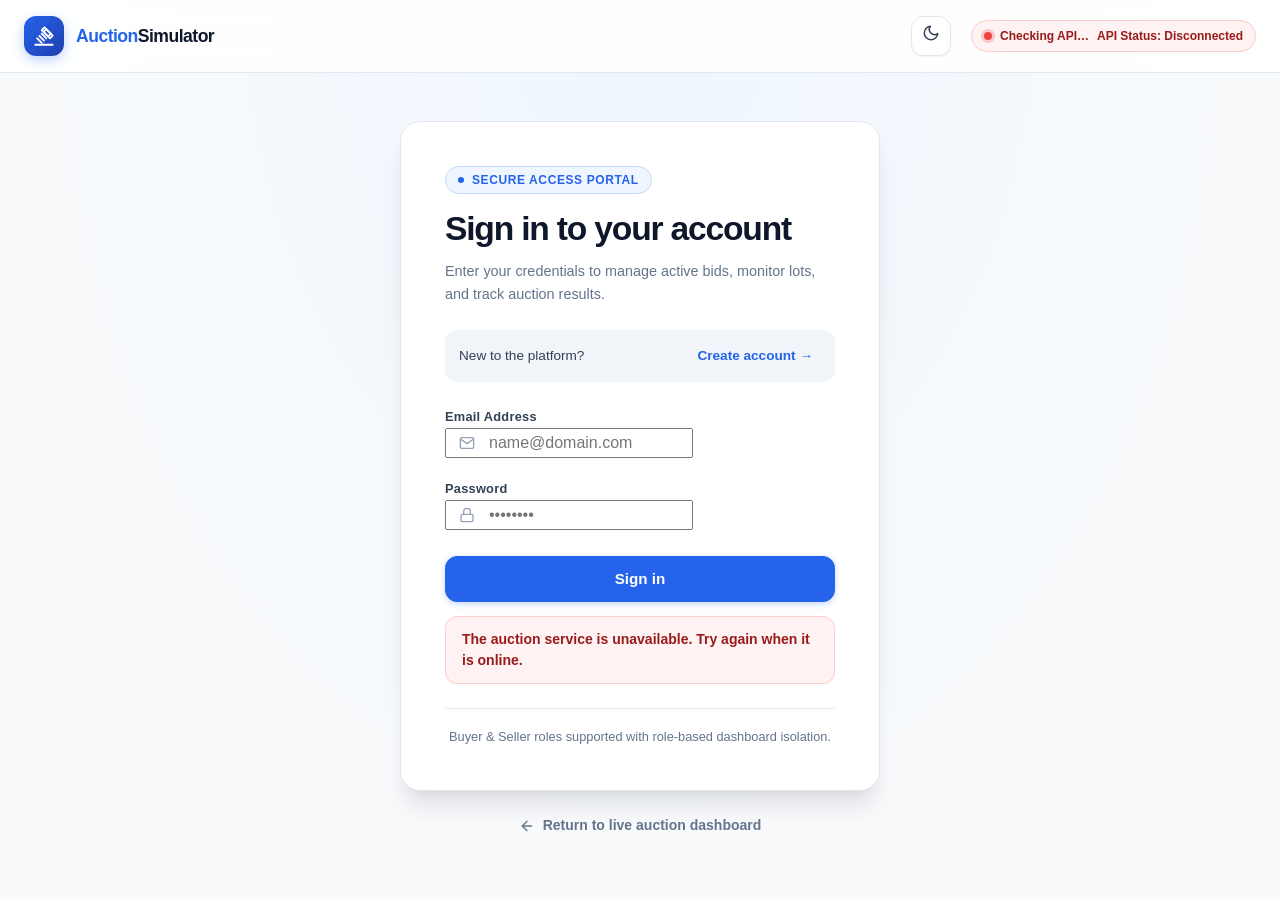
<file: frontend/index.html>
<!DOCTYPE html>
<html lang="en">
<head>
    <meta charset="UTF-8">
    <meta name="viewport" content="width=device-width, initial-scale=1.0">
    <meta name="theme-color" content="#ffffff">
    <meta name="description" content="Browse live auctions, follow real-time bids, and discover products in the Online Auction Simulator.">
    <title>Online Auction Simulator · Premium Live Marketplace</title>
    <link rel="stylesheet" href="css/style.css">
    <script src="js/theme.js"></script>
    <script src="js/app.js" defer></script>
</head>
<body data-page="dashboard" class="auth-pending">
    <header class="site-header">
        <div class="header-inner">
            <a class="brand" href="#top" aria-label="Online Auction Simulator home">
                <span class="brand-mark" aria-hidden="true">
                    <svg viewBox="0 0 24 24" fill="none" stroke="currentColor" stroke-width="2" stroke-linecap="round" stroke-linejoin="round">
                        <path d="m14.5 4.5 5 5-3 3-5-5 3-3Z"/>
                        <path d="m9.5 9.5 5 5"/>
                        <path d="m7 12 5 5"/>
                        <path d="m4.5 14.5 5 5"/>
                        <path d="M2.5 21.5h19"/>
                        <path d="M12.5 2.5 21.5 11.5l-3 3-9-9 3-3Z"/>
                    </svg>
                </span>
                <span class="brand-name">
                    <span>Auction</span>Simulator
                </span>
            </a>

            <nav class="header-nav" aria-label="Main navigation">
                <a class="nav-link" href="#auctions">
                    <svg class="nav-icon" viewBox="0 0 24 24" fill="none" stroke="currentColor" stroke-width="2" stroke-linecap="round" stroke-linejoin="round" aria-hidden="true">
                        <rect x="2" y="7" width="20" height="14" rx="2" ry="2"/>
                        <path d="M16 21V5a2 2 0 0 0-2-2h-4a2 2 0 0 0-2 2v16"/>
                    </svg>
                    <span>Auctions</span>
                </a>
                <a class="nav-link" href="#account-section">
                    <svg class="nav-icon" viewBox="0 0 24 24" fill="none" stroke="currentColor" stroke-width="2" stroke-linecap="round" stroke-linejoin="round" aria-hidden="true">
                        <path d="M19 21v-2a4 4 0 0 0-4-4H9a4 4 0 0 0-4 4v2"/>
                        <circle cx="12" cy="7" r="4"/>
                    </svg>
                    <span>My account</span>
                </a>
                <span id="api-status" class="api-status" role="status" aria-live="polite">
                    <span class="status-dot" aria-hidden="true"></span>
                    <span class="status-text">Checking API…</span>
                </span>
            </nav>

            <div class="header-actions">
                <button id="theme-toggle" class="theme-toggle-btn" type="button" aria-label="Toggle theme" title="Toggle theme">
                    <span class="theme-icon-sun" aria-hidden="true">
                        <svg viewBox="0 0 24 24" fill="none" stroke="currentColor" stroke-width="2" stroke-linecap="round" stroke-linejoin="round">
                            <circle cx="12" cy="12" r="5"></circle>
                            <line x1="12" y1="1" x2="12" y2="3"></line>
                            <line x1="12" y1="21" x2="12" y2="23"></line>
                            <line x1="4.22" y1="4.22" x2="5.64" y2="5.64"></line>
                            <line x1="18.36" y1="18.36" x2="19.78" y2="19.78"></line>
                            <line x1="1" y1="12" x2="3" y2="12"></line>
                            <line x1="21" y1="12" x2="23" y2="12"></line>
                            <line x1="4.22" y1="19.78" x2="5.64" y2="18.36"></line>
                            <line x1="18.36" y1="5.64" x2="19.78" y2="4.22"></line>
                        </svg>
                    </span>
                    <span class="theme-icon-moon" aria-hidden="true">
                        <svg viewBox="0 0 24 24" fill="none" stroke="currentColor" stroke-width="2" stroke-linecap="round" stroke-linejoin="round">
                            <path d="M21 12.79A9 9 0 1 1 11.21 3 7 7 0 0 0 21 12.79z"></path>
                        </svg>
                    </span>
                </button>

                <div id="logged-in-panel" class="profile-menu header-account" hidden>
                    <button id="profile-menu-trigger" class="profile-menu-trigger" type="button"
                            aria-expanded="false" aria-controls="profile-menu-dropdown">
                        <span id="profile-avatar" class="profile-avatar" aria-hidden="true">U</span>
                        <span class="profile-menu-identity">
                            <strong id="logged-in-name"></strong>
                            <span id="logged-in-role"></span>
                        </span>
                        <span class="profile-menu-chevron" aria-hidden="true">
                            <svg viewBox="0 0 24 24" width="16" height="16" fill="none" stroke="currentColor" stroke-width="2" stroke-linecap="round" stroke-linejoin="round">
                                <polyline points="6 9 12 15 18 9"/>
                            </svg>
                        </span>
                    </button>
                    <div id="profile-menu-dropdown" class="profile-menu-dropdown" hidden>
                        <div class="profile-menu-summary">
                            <span class="eyebrow">Signed in account</span>
                            <span id="logged-in-id"></span>
                        </div>
                        <div class="profile-menu-links">
                            <a id="view-profile-button" class="profile-menu-item" href="profile.html">
                                <svg class="menu-item-icon" viewBox="0 0 24 24" fill="none" stroke="currentColor" stroke-width="2" stroke-linecap="round" stroke-linejoin="round">
                                    <path d="M20 21v-2a4 4 0 0 0-4-4H8a4 4 0 0 0-4 4v2"/>
                                    <circle cx="12" cy="7" r="4"/>
                                </svg>
                                <span>View profile</span>
                            </a>
                            <a id="edit-profile-button" class="profile-menu-item" href="profile.html?edit=1">
                                <svg class="menu-item-icon" viewBox="0 0 24 24" fill="none" stroke="currentColor" stroke-width="2" stroke-linecap="round" stroke-linejoin="round">
                                    <path d="M12 20h9"/>
                                    <path d="M16.5 3.5a2.121 2.121 0 0 1 3 3L7 19l-4 1 1-4L16.5 3.5z"/>
                                </svg>
                                <span>Edit profile</span>
                            </a>
                        </div>
                        <div class="profile-menu-divider"></div>
                        <button id="logout-button" class="profile-menu-item logout-menu-item" type="button">
                            <svg class="menu-item-icon" viewBox="0 0 24 24" fill="none" stroke="currentColor" stroke-width="2" stroke-linecap="round" stroke-linejoin="round">
                                <path d="M9 21H5a2 2 0 0 1-2-2V5a2 2 0 0 1 2-2h4"/>
                                <polyline points="16 17 21 12 16 7"/>
                                <line x1="21" y1="12" x2="9" y2="12"/>
                            </svg>
                            <span>Log out</span>
                        </button>
                    </div>
                </div>
            </div>
        </div>
    </header>

    <main id="top">
        <section class="hero" aria-labelledby="page-title">
            <div class="hero-content">
                <div class="hero-copy">
                    <div class="hero-pill">
                        <span class="hero-pill-indicator"></span>
                        <span>Live Multi-Role Bidding Engine</span>
                    </div>
                    <h1 id="page-title">Discover, bid, and win<br><span class="hero-highlight">rare collectibles.</span></h1>
                    <p class="hero-description">Experience lightning-fast auctions with automated polling, real-time bid verification, and robust multi-buyer synchronization.</p>
                    <div class="hero-actions">
                        <a class="primary-link" href="#auctions">
                            <span>Explore live auctions</span>
                            <svg viewBox="0 0 24 24" width="16" height="16" fill="none" stroke="currentColor" stroke-width="2.2" stroke-linecap="round" stroke-linejoin="round" aria-hidden="true">
                                <line x1="5" y1="12" x2="19" y2="12"/>
                                <polyline points="12 5 19 12 12 19"/>
                            </svg>
                        </a>
                        <a class="secondary-link" href="#account-section">My activity</a>
                    </div>
                </div>

                <div class="hero-stats-card" aria-label="Marketplace status">
                    <div class="stats-card-header">
                        <span class="stats-badge">Live System</span>
                        <div class="pulse-indicator">
                            <span class="pulse-ring"></span>
                            <span class="pulse-core"></span>
                        </div>
                    </div>
                    <div class="stats-metric">
                        <span class="stats-label">Real-Time Engine</span>
                        <strong class="stats-value">Instant Polling</strong>
                    </div>
                    <div class="stats-divider"></div>
                    <div class="stats-meta">
                        <div class="stats-meta-item">
                            <span class="meta-label">Backend</span>
                            <span class="meta-val">Java REST API</span>
                        </div>
                        <div class="stats-meta-item">
                            <span class="meta-label">Storage</span>
                            <span class="meta-val">MySQL Persistence</span>
                        </div>
                    </div>
                </div>
            </div>
        </section>

        <section id="account-section" class="account-section" aria-labelledby="account-heading">
            <h2 id="account-heading" class="visually-hidden">My account</h2>

            <section id="profile-panel" class="profile-panel" aria-labelledby="profile-heading" hidden>
                <div class="panel-header">
                    <div>
                        <span class="eyebrow">Account Overview</span>
                        <h3 id="profile-heading">My profile</h3>
                    </div>
                </div>
                <dl class="profile-details">
                    <div><dt>User ID</dt><dd id="profile-user-id"></dd></div>
                    <div><dt>Full Name</dt><dd id="profile-name"></dd></div>
                    <div><dt>Email Address</dt><dd id="profile-email"></dd></div>
                    <div><dt>Account Role</dt><dd id="profile-role" class="role-badge"></dd></div>
                </dl>
                <div id="profile-message" class="account-message" role="status" aria-live="polite" hidden></div>
            </section>

            <form id="profile-form" class="account-form profile-form" hidden>
                <div class="panel-header">
                    <div>
                        <span class="eyebrow">Modify Account</span>
                        <h3>Edit profile</h3>
                    </div>
                </div>
                <label>
                    <span class="input-label">Full Name</span>
                    <input id="profile-edit-name" name="name" type="text" autocomplete="name" required placeholder="Enter full name">
                </label>
                <label>
                    <span class="input-label">Email Address</span>
                    <input id="profile-edit-email" name="email" type="email" autocomplete="email" required placeholder="name@example.com">
                </label>
                <label class="full-width-field">
                    <span class="input-label">New Password <small>(leave blank to retain current password)</small></span>
                    <input id="profile-edit-password" name="password" type="password" autocomplete="new-password" placeholder="••••••••">
                </label>
                <div class="account-form-actions">
                    <button id="save-profile-button" class="submit-button" type="submit">Save changes</button>
                    <button id="cancel-profile-button" class="text-button" type="button">Cancel</button>
                </div>
                <div id="profile-edit-message" class="account-message" role="status" aria-live="polite" hidden></div>
            </form>

            <section id="seller-auctions-panel" class="profile-panel user-auctions-panel"
                     aria-labelledby="seller-auctions-heading" hidden>
                <div class="section-heading">
                    <div>
                        <span class="eyebrow">Seller Portfolio</span>
                        <h3 id="seller-auctions-heading">My auctions</h3>
                    </div>
                </div>
                <div id="seller-auctions-list" class="user-auctions-list"></div>
                <div id="seller-auctions-empty" class="empty-state-box" hidden>
                    <div class="empty-icon-wrap" aria-hidden="true">
                        <svg viewBox="0 0 24 24" width="28" height="28" fill="none" stroke="currentColor" stroke-width="1.8" stroke-linecap="round" stroke-linejoin="round">
                            <rect x="2" y="7" width="20" height="14" rx="2" ry="2"/>
                            <path d="M16 21V5a2 2 0 0 0-2-2h-4a2 2 0 0 0-2 2v16"/>
                        </svg>
                    </div>
                    <h4>No active listings</h4>
                    <p class="form-note">You have not created any auctions yet. Use the tool below to list an item.</p>
                </div>
                <p id="seller-auctions-error" class="account-message error" role="status" hidden>
                    Your auctions could not be loaded. Please try again.
                </p>
            </section>

            <section id="buyer-bids-panel" class="profile-panel user-auctions-panel"
                     aria-labelledby="buyer-bids-heading" hidden>
                <div class="section-heading">
                    <div>
                        <span class="eyebrow">Bidding History</span>
                        <h3 id="buyer-bids-heading">My bids</h3>
                    </div>
                </div>
                <div id="buyer-bids-list" class="user-auctions-list"></div>
                <div id="buyer-bids-empty" class="empty-state-box" hidden>
                    <div class="empty-icon-wrap" aria-hidden="true">
                        <svg viewBox="0 0 24 24" width="28" height="28" fill="none" stroke="currentColor" stroke-width="1.8" stroke-linecap="round" stroke-linejoin="round">
                            <circle cx="12" cy="12" r="10"/>
                            <polyline points="12 6 12 12 16 14"/>
                        </svg>
                    </div>
                    <h4>No bids placed yet</h4>
                    <p class="form-note">You haven't participated in any auctions yet. Browse active listings below to get started.</p>
                </div>
                <p id="buyer-bids-error" class="account-message error" role="status" hidden>
                    Your bidding history could not be loaded. Please try again.
                </p>
            </section>

            <section id="seller-dashboard" class="profile-panel seller-dashboard"
                     aria-labelledby="seller-dashboard-heading" hidden>
                <div class="section-heading">
                    <div>
                        <span class="eyebrow">Seller Operations</span>
                        <h3 id="seller-dashboard-heading">Create an auction</h3>
                    </div>
                    <button id="show-create-auction-button" class="button primary-action-btn" type="button">
                        <svg viewBox="0 0 24 24" width="16" height="16" fill="none" stroke="currentColor" stroke-width="2.5" stroke-linecap="round" stroke-linejoin="round" aria-hidden="true">
                            <line x1="12" y1="5" x2="12" y2="19"/>
                            <line x1="5" y1="12" x2="19" y2="12"/>
                        </svg>
                        <span>Create auction</span>
                    </button>
                </div>
                <p class="form-note">Create new catalog items and initiate competitive bidding with automated closure controls.</p>

                <form id="create-auction-form" class="account-form create-auction-grid" hidden>
                    <label>
                        <span class="input-label">Auction ID</span>
                        <input id="create-auction-id" name="auctionId" type="text" required placeholder="e.g. AUC-1001">
                    </label>
                    <label>
                        <span class="input-label">Product ID</span>
                        <input id="create-product-id" name="productId" type="text" required placeholder="e.g. PRD-501">
                    </label>
                    <label class="full-width-field">
                        <span class="input-label">Product Name</span>
                        <input id="create-product-name" name="productName" type="text" required placeholder="e.g. Vintage Mechanical Chronograph">
                    </label>
                    <label class="full-width-field">
                        <span class="input-label">Product Description</span>
                        <textarea id="create-product-description" name="description" rows="3" required placeholder="Provide condition details, provenance, and specifications…"></textarea>
                    </label>
                    <label>
                        <span class="input-label">Product Condition</span>
                        <select id="create-product-condition" name="condition" required>
                            <option value="" selected disabled>Select condition</option>
                            <option value="Poor">Poor</option>
                            <option value="Average">Average</option>
                            <option value="Good">Good</option>
                            <option value="Excellent">Excellent</option>
                        </select>
                    </label>
                    <label>
                        <span class="input-label">Minimum Bid Increment ($)</span>
                        <input id="create-auction-increment" name="minimumBidIncrement"
                               type="number" min="0" step="any" required placeholder="e.g. 25.00">
                    </label>
                    <label class="full-width-field">
                        <span class="input-label">Auction End Time</span>
                        <input id="create-auction-end-time" name="endTime" type="datetime-local" required>
                    </label>
                    <label class="image-upload-field full-width-field">
                        <span class="input-label">Product Photograph</span>
                        <div class="file-dropzone">
                            <svg class="dropzone-icon" viewBox="0 0 24 24" width="32" height="32" fill="none" stroke="currentColor" stroke-width="1.8" stroke-linecap="round" stroke-linejoin="round" aria-hidden="true">
                                <rect x="3" y="3" width="18" height="18" rx="2" ry="2"/>
                                <circle cx="8.5" cy="8.5" r="1.5"/>
                                <polyline points="21 15 16 10 5 21"/>
                            </svg>
                            <div class="dropzone-text">
                                <span class="dropzone-cta">Select photo to upload</span>
                                <small>JPG, JPEG, PNG, or WEBP (Max 5 MB)</small>
                            </div>
                            <input id="create-product-image" name="productImage" type="file"
                                   accept=".jpg,.jpeg,.png,.webp,image/jpeg,image/png,image/webp" required>
                        </div>
                        <div class="preview-wrap">
                            <span id="create-product-image-filename" class="selected-file-name" hidden></span>
                            <img id="create-product-image-preview" class="product-image-preview"
                                 alt="Selected product preview" hidden>
                            <button id="remove-product-image-button" class="text-button remove-btn" type="button" hidden>
                                <svg viewBox="0 0 24 24" width="14" height="14" fill="none" stroke="currentColor" stroke-width="2" stroke-linecap="round" stroke-linejoin="round" aria-hidden="true">
                                    <line x1="18" y1="6" x2="6" y2="18"/>
                                    <line x1="6" y1="6" x2="18" y2="18"/>
                                </svg>
                                <span>Remove image</span>
                            </button>
                        </div>
                    </label>
                    <div class="account-form-actions full-width-field">
                        <button id="create-auction-submit" class="submit-button" type="submit">
                            Publish auction
                        </button>
                        <button id="cancel-create-auction-button" class="text-button" type="button">
                            Cancel
                        </button>
                    </div>
                </form>
                <div id="seller-auction-message" class="account-message"
                     role="status" aria-live="polite" hidden></div>
            </section>
        </section>

        <section id="auctions" class="auction-section" aria-labelledby="auction-heading">
            <div class="section-heading">
                <div>
                    <span class="eyebrow">Live Marketplace</span>
                    <h2 id="auction-heading">Current auctions</h2>
                </div>
                <div class="auction-count-badge">
                    <span id="auction-count" class="auction-count"></span>
                </div>
            </div>

            <div id="page-message" class="message" role="status" aria-live="polite" hidden></div>

            <div class="auction-controls" aria-label="Search, filter, and sort auctions">
                <div class="search-input-wrap">
                    <svg class="search-icon" viewBox="0 0 24 24" width="16" height="16" fill="none" stroke="currentColor" stroke-width="2" stroke-linecap="round" stroke-linejoin="round" aria-hidden="true">
                        <circle cx="11" cy="11" r="8"/>
                        <line x1="21" y1="21" x2="16.65" y2="16.65"/>
                    </svg>
                    <label class="control-label">
                        <span class="visually-hidden">Search by product name</span>
                        <input id="auction-search" type="search" autocomplete="off"
                               placeholder="Search auctions by product name…">
                    </label>
                </div>
                <label class="control-label">
                    <span class="control-title">Status</span>
                    <select id="auction-status-filter">
                        <option value="all">All auctions</option>
                        <option value="active">Active only</option>
                        <option value="ended">Closed or expired</option>
                    </select>
                </label>
                <label class="control-label">
                    <span class="control-title">Condition</span>
                    <select id="auction-condition-filter">
                        <option value="all">All conditions</option>
                        <option value="poor">Poor</option>
                        <option value="average">Average</option>
                        <option value="good">Good</option>
                        <option value="excellent">Excellent</option>
                    </select>
                </label>
                <label class="control-label">
                    <span class="control-title">Sort by</span>
                    <select id="auction-sort">
                        <option value="ending-soon">Ending soonest</option>
                        <option value="highest-bid">Highest bid</option>
                        <option value="lowest-bid">Lowest bid</option>
                    </select>
                </label>
            </div>

            <div id="auction-list" class="auction-grid" aria-live="polite"></div>
        </section>

        <section id="auction-details" class="details-section" aria-labelledby="details-heading" hidden>
            <div class="details-header-bar">
                <div>
                    <span class="eyebrow">Real-Time Room</span>
                    <h2 id="details-heading">Auction details</h2>
                </div>
                <div class="details-header-actions">
                    <div class="live-toolbar" aria-live="polite">
                        <span id="live-update-status" class="live-update-status">Live updates: OFF</span>
                        <span id="last-updated" class="last-updated">Last updated: —</span>
                    </div>
                    <button id="close-details" class="close-details-btn" type="button" aria-label="Close auction details">
                        <svg viewBox="0 0 24 24" width="18" height="18" fill="none" stroke="currentColor" stroke-width="2" stroke-linecap="round" stroke-linejoin="round" aria-hidden="true">
                            <line x1="18" y1="6" x2="6" y2="18"/>
                            <line x1="6" y1="6" x2="18" y2="18"/>
                        </svg>
                        <span>Close</span>
                    </button>
                </div>
            </div>

            <div id="details-content" class="details-card"></div>

            <form id="bid-form" class="bid-form" hidden>
                <div class="bid-form-heading">
                    <div>
                        <span class="eyebrow">Buyer Action</span>
                        <h3>Place your bid</h3>
                    </div>
                    <span id="bid-role-message" class="demo-label" hidden></span>
                </div>
                <p id="bid-access-message" class="form-note"></p>
                <div class="form-fields">
                    <div class="bid-identity-box">
                        <span class="bid-id-icon" aria-hidden="true">
                            <svg viewBox="0 0 24 24" width="16" height="16" fill="none" stroke="currentColor" stroke-width="2" stroke-linecap="round" stroke-linejoin="round">
                                <path d="M19 21v-2a4 4 0 0 0-4-4H9a4 4 0 0 0-4 4v2"/>
                                <circle cx="12" cy="7" r="4"/>
                            </svg>
                        </span>
                        <span id="bid-account" class="bid-account"></span>
                    </div>
                    <label class="bid-input-wrap">
                        <span class="input-label">Bid amount ($)</span>
                        <input id="bid-amount" name="amount" type="text" inputmode="decimal"
                               autocomplete="off" required placeholder="0.00">
                    </label>
                    <button id="place-bid-button" class="submit-button bid-submit-btn" type="submit">
                        <span>Place bid</span>
                        <svg viewBox="0 0 24 24" width="16" height="16" fill="none" stroke="currentColor" stroke-width="2.5" stroke-linecap="round" stroke-linejoin="round" aria-hidden="true">
                            <polyline points="9 18 15 12 9 6"/>
                        </svg>
                    </button>
                </div>
                <div id="bid-message" class="bid-message" role="status" aria-live="polite" hidden></div>
            </form>
        </section>
    </main>

    <footer class="site-footer">
        <div class="footer-inner">
            <div class="footer-brand">
                <span class="brand-mark small-mark" aria-hidden="true">
                    <svg viewBox="0 0 24 24" fill="none" stroke="currentColor" stroke-width="2" stroke-linecap="round" stroke-linejoin="round">
                        <path d="m14.5 4.5 5 5-3 3-5-5 3-3Z"/>
                        <path d="M2.5 21.5h19"/>
                    </svg>
                </span>
                <span>Online Auction Simulator</span>
            </div>
            <div class="footer-meta">
                <span>Java Enterprise Architecture · Multi-threaded Polling</span>
                <span>REST API & MySQL Synchronized</span>
            </div>
        </div>
    </footer>
</body>
</html>
</file>
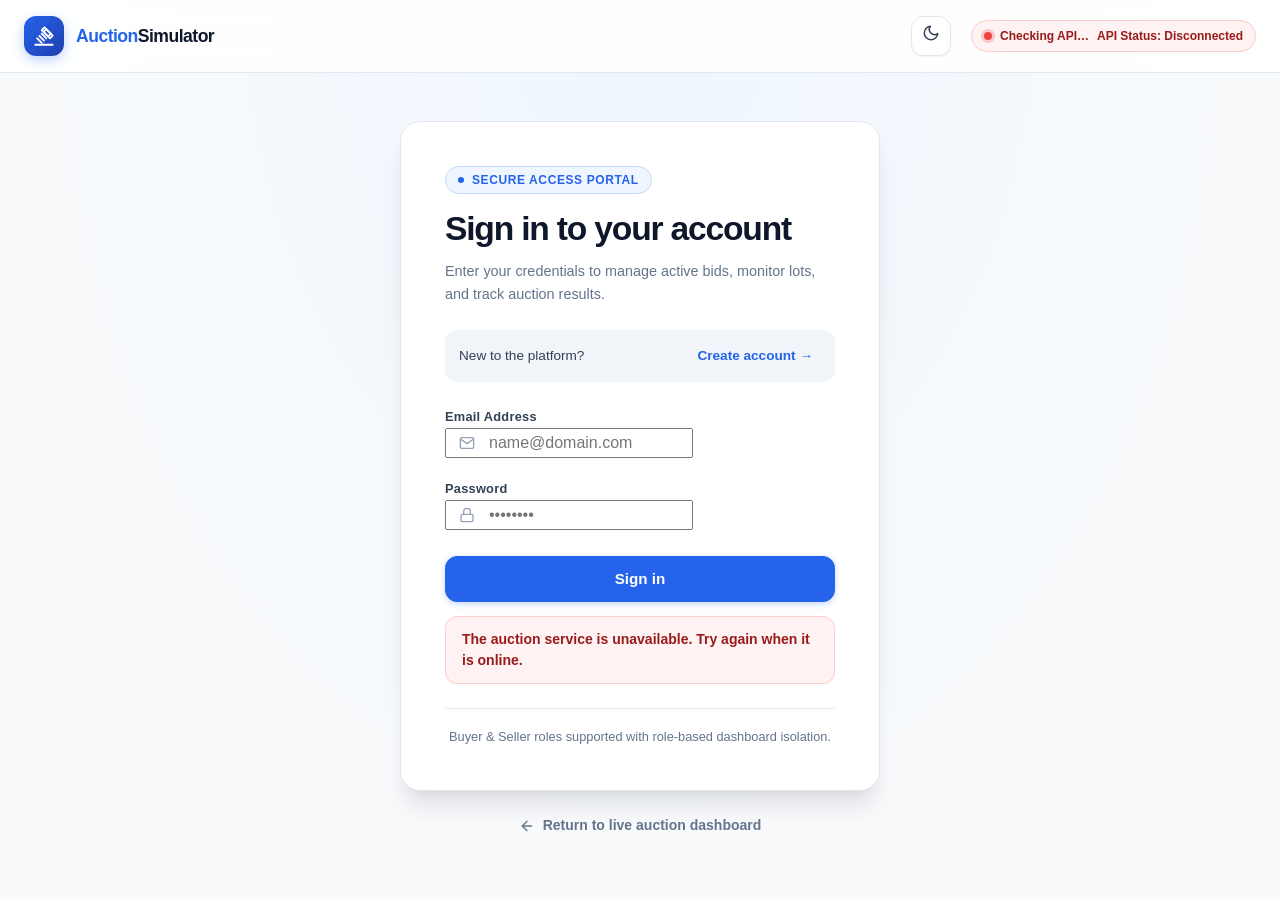
<file: frontend/login.html>
<!DOCTYPE html>
<html lang="en">
<head>
    <meta charset="UTF-8">
    <meta name="viewport" content="width=device-width, initial-scale=1.0">
    <meta name="theme-color" content="#ffffff">
    <meta name="description" content="Sign in or register for the Online Auction Simulator.">
    <title>Sign In & Register · Online Auction Simulator</title>
    <link rel="stylesheet" href="css/style.css">
    <script src="js/theme.js"></script>
    <script src="js/app.js" defer></script>
</head>
<body data-page="login" class="auth-page">
    <header class="site-header auth-header">
        <div class="header-inner">
            <a class="brand" href="login.html" aria-label="Online Auction Simulator sign in">
                <span class="brand-mark" aria-hidden="true">
                    <svg viewBox="0 0 24 24" fill="none" stroke="currentColor" stroke-width="2" stroke-linecap="round" stroke-linejoin="round">
                        <path d="m14.5 4.5 5 5-3 3-5-5 3-3Z"/>
                        <path d="m9.5 9.5 5 5"/>
                        <path d="m7 12 5 5"/>
                        <path d="m4.5 14.5 5 5"/>
                        <path d="M2.5 21.5h19"/>
                        <path d="M12.5 2.5 21.5 11.5l-3 3-9-9 3-3Z"/>
                    </svg>
                </span>
                <span class="brand-name">
                    <span>Auction</span>Simulator
                </span>
            </a>
            
            <div class="header-actions">
                <button id="theme-toggle" class="theme-toggle-btn" type="button" aria-label="Toggle theme" title="Toggle theme">
                    <span class="theme-icon-sun" aria-hidden="true">
                        <svg viewBox="0 0 24 24" fill="none" stroke="currentColor" stroke-width="2" stroke-linecap="round" stroke-linejoin="round">
                            <circle cx="12" cy="12" r="5"></circle>
                            <line x1="12" y1="1" x2="12" y2="3"></line>
                            <line x1="12" y1="21" x2="12" y2="23"></line>
                            <line x1="4.22" y1="4.22" x2="5.64" y2="5.64"></line>
                            <line x1="18.36" y1="18.36" x2="19.78" y2="19.78"></line>
                            <line x1="1" y1="12" x2="3" y2="12"></line>
                            <line x1="21" y1="12" x2="23" y2="12"></line>
                            <line x1="4.22" y1="19.78" x2="5.64" y2="18.36"></line>
                            <line x1="18.36" y1="5.64" x2="19.78" y2="4.22"></line>
                        </svg>
                    </span>
                    <span class="theme-icon-moon" aria-hidden="true">
                        <svg viewBox="0 0 24 24" fill="none" stroke="currentColor" stroke-width="2" stroke-linecap="round" stroke-linejoin="round">
                            <path d="M21 12.79A9 9 0 1 1 11.21 3 7 7 0 0 0 21 12.79z"></path>
                        </svg>
                    </span>
                </button>
                <span id="api-status" class="api-status" role="status" aria-live="polite">
                    <span class="status-dot" aria-hidden="true"></span>
                    <span class="status-text">Checking API…</span>
                </span>
            </div>
        </div>
    </header>

    <main class="auth-main">
        <div class="auth-container">
            <section class="auth-card" aria-labelledby="auth-heading">
                <div class="auth-card-heading">
                    <div class="auth-card-badge">
                        <span class="badge-dot"></span>
                        <span>Secure Access Portal</span>
                    </div>
                    <h1 id="auth-heading">Sign in to your account</h1>
                    <p>Enter your credentials to manage active bids, monitor lots, and track auction results.</p>
                </div>

                <div id="auth-options" class="auth-switch">
                    <span>New to the platform?</span>
                    <button id="show-register-button" class="text-button switch-auth-btn" type="button">Create account →</button>
                </div>

                <form id="login-form" class="login-form auth-form">
                    <label>
                        <span class="input-label">Email Address</span>
                        <div class="input-icon-wrap">
                            <svg class="field-icon" viewBox="0 0 24 24" width="16" height="16" fill="none" stroke="currentColor" stroke-width="2" stroke-linecap="round" stroke-linejoin="round" aria-hidden="true">
                                <path d="M4 4h16c1.1 0 2 .9 2 2v12c0 1.1-.9 2-2 2H4c-1.1 0-2-.9-2-2V6c0-1.1.9-2 2-2z"/>
                                <polyline points="22,6 12,13 2,6"/>
                            </svg>
                            <input id="login-email" name="email" type="email" autocomplete="username" required placeholder="name@domain.com">
                        </div>
                    </label>
                    <label>
                        <span class="input-label">Password</span>
                        <div class="input-icon-wrap">
                            <svg class="field-icon" viewBox="0 0 24 24" width="16" height="16" fill="none" stroke="currentColor" stroke-width="2" stroke-linecap="round" stroke-linejoin="round" aria-hidden="true">
                                <rect x="3" y="11" width="18" height="11" rx="2" ry="2"/>
                                <path d="M7 11V7a5 5 0 0 1 10 0v4"/>
                            </svg>
                            <input id="login-password" name="password" type="password" autocomplete="current-password" required placeholder="••••••••">
                        </div>
                    </label>
                    <button id="login-button" class="submit-button auth-submit-btn" type="submit">Sign in</button>
                </form>

                <form id="registration-form" class="account-form auth-form" hidden>
                    <div class="form-title-row">
                        <h3>Create your account</h3>
                        <p class="form-note">Select your role to participate as a buyer or list as a seller.</p>
                    </div>
                    <label>
                        <span class="input-label">User ID (Number)</span>
                        <input id="registration-user-id" name="userId" type="number" min="1" step="1" required placeholder="e.g. 101">
                    </label>
                    <label>
                        <span class="input-label">Full Name</span>
                        <input id="registration-name" name="name" type="text" autocomplete="name" required placeholder="John Doe">
                    </label>
                    <label class="full-width-field">
                        <span class="input-label">Email Address</span>
                        <input id="registration-email" name="email" type="email" autocomplete="email" required placeholder="john@domain.com">
                    </label>
                    <label class="full-width-field">
                        <span class="input-label">Password</span>
                        <input id="registration-password" name="password" type="password" autocomplete="new-password" required placeholder="Create strong password">
                    </label>
                    <label class="full-width-field">
                        <span class="input-label">Account Role</span>
                        <select id="registration-role" name="role" required>
                            <option value="BUYER">Buyer (Participate & place bids)</option>
                            <option value="SELLER">Seller (Create & manage auctions)</option>
                        </select>
                    </label>
                    <div class="account-form-actions full-width-field">
                        <button id="register-button" class="submit-button auth-submit-btn" type="submit">Complete registration</button>
                        <button id="show-login-button" class="text-button switch-auth-btn" type="button">Back to sign in</button>
                    </div>
                </form>

                <div id="registration-message" class="account-message" role="status" aria-live="polite" hidden></div>
                <div id="login-message" class="account-message" role="status" aria-live="polite" hidden></div>

                <div class="auth-footnote">
                    <span>Buyer &amp; Seller roles supported with role-based dashboard isolation.</span>
                </div>
            </section>

            <a class="auth-back-link" href="index.html">
                <svg viewBox="0 0 24 24" width="16" height="16" fill="none" stroke="currentColor" stroke-width="2" stroke-linecap="round" stroke-linejoin="round" aria-hidden="true">
                    <line x1="19" y1="12" x2="5" y2="12"/>
                    <polyline points="12 19 5 12 12 5"/>
                </svg>
                <span>Return to live auction dashboard</span>
            </a>
        </div>
    </main>
</body>
</html>
</file>
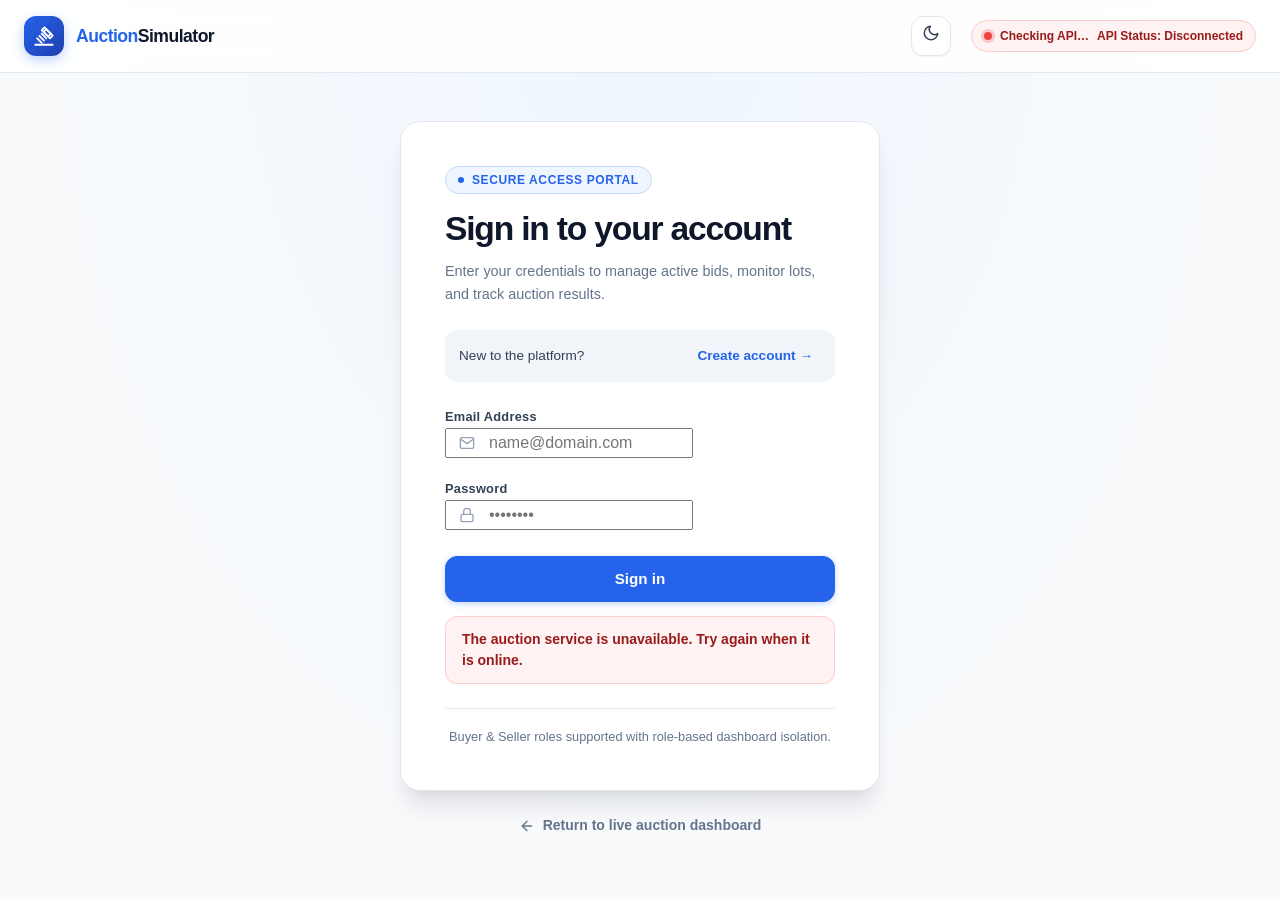
<file: frontend/profile.html>
<!DOCTYPE html>
<html lang="en">
<head>
    <meta charset="UTF-8">
    <meta name="viewport" content="width=device-width, initial-scale=1.0">
    <meta name="theme-color" content="#ffffff">
    <meta name="description" content="View and update your Online Auction Simulator profile.">
    <title>My Profile · Online Auction Simulator</title>
    <link rel="stylesheet" href="css/style.css">
    <script src="js/theme.js"></script>
    <script src="js/profile.js" defer></script>
</head>
<body data-page="profile" class="auth-pending">
    <header class="site-header">
        <div class="header-inner profile-header-inner">
            <a class="brand" href="index.html" aria-label="Online Auction Simulator home">
                <span class="brand-mark" aria-hidden="true">
                    <svg viewBox="0 0 24 24" fill="none" stroke="currentColor" stroke-width="2" stroke-linecap="round" stroke-linejoin="round">
                        <path d="m14.5 4.5 5 5-3 3-5-5 3-3Z"/>
                        <path d="m9.5 9.5 5 5"/>
                        <path d="m7 12 5 5"/>
                        <path d="m4.5 14.5 5 5"/>
                        <path d="M2.5 21.5h19"/>
                        <path d="M12.5 2.5 21.5 11.5l-3 3-9-9 3-3Z"/>
                    </svg>
                </span>
                <span class="brand-name">
                    <span>Auction</span>Simulator
                </span>
            </a>

            <nav class="header-nav" aria-label="Main navigation">
                <a class="nav-link" href="index.html#auctions">
                    <svg class="nav-icon" viewBox="0 0 24 24" fill="none" stroke="currentColor" stroke-width="2" stroke-linecap="round" stroke-linejoin="round" aria-hidden="true">
                        <rect x="2" y="7" width="20" height="14" rx="2" ry="2"/>
                        <path d="M16 21V5a2 2 0 0 0-2-2h-4a2 2 0 0 0-2 2v16"/>
                    </svg>
                    <span>Auctions</span>
                </a>
                <a class="nav-link" href="index.html#account-section">
                    <svg class="nav-icon" viewBox="0 0 24 24" fill="none" stroke="currentColor" stroke-width="2" stroke-linecap="round" stroke-linejoin="round" aria-hidden="true">
                        <path d="M19 21v-2a4 4 0 0 0-4-4H9a4 4 0 0 0-4 4v2"/>
                        <circle cx="12" cy="7" r="4"/>
                    </svg>
                    <span>My account</span>
                </a>
            </nav>

            <div class="header-actions">
                <button id="theme-toggle" class="theme-toggle-btn" type="button" aria-label="Toggle theme" title="Toggle theme">
                    <span class="theme-icon-sun" aria-hidden="true">
                        <svg viewBox="0 0 24 24" fill="none" stroke="currentColor" stroke-width="2" stroke-linecap="round" stroke-linejoin="round">
                            <circle cx="12" cy="12" r="5"></circle>
                            <line x1="12" y1="1" x2="12" y2="3"></line>
                            <line x1="12" y1="21" x2="12" y2="23"></line>
                            <line x1="4.22" y1="4.22" x2="5.64" y2="5.64"></line>
                            <line x1="18.36" y1="18.36" x2="19.78" y2="19.78"></line>
                            <line x1="1" y1="12" x2="3" y2="12"></line>
                            <line x1="21" y1="12" x2="23" y2="12"></line>
                            <line x1="4.22" y1="19.78" x2="5.64" y2="18.36"></line>
                            <line x1="18.36" y1="5.64" x2="19.78" y2="4.22"></line>
                        </svg>
                    </span>
                    <span class="theme-icon-moon" aria-hidden="true">
                        <svg viewBox="0 0 24 24" fill="none" stroke="currentColor" stroke-width="2" stroke-linecap="round" stroke-linejoin="round">
                            <path d="M21 12.79A9 9 0 1 1 11.21 3 7 7 0 0 0 21 12.79z"></path>
                        </svg>
                    </span>
                </button>

                <div class="header-account profile-header-account">
                    <span id="profile-header-avatar" class="profile-avatar" aria-hidden="true">U</span>
                    <span class="profile-menu-identity">
                        <strong id="profile-header-name">Loading profile…</strong>
                        <span id="profile-header-role"></span>
                    </span>
                    <button id="profile-logout-button" class="button logout-action-btn" type="button">
                        <svg viewBox="0 0 24 24" width="14" height="14" fill="none" stroke="currentColor" stroke-width="2" stroke-linecap="round" stroke-linejoin="round" aria-hidden="true">
                            <path d="M9 21H5a2 2 0 0 1-2-2V5a2 2 0 0 1 2-2h4"/>
                            <polyline points="16 17 21 12 16 7"/>
                            <line x1="21" y1="12" x2="9" y2="12"/>
                        </svg>
                        <span>Log out</span>
                    </button>
                </div>
            </div>
        </div>
    </header>

    <main class="profile-page-main">
        <a class="auth-back-link profile-back-link" href="index.html">
            <svg viewBox="0 0 24 24" width="16" height="16" fill="none" stroke="currentColor" stroke-width="2" stroke-linecap="round" stroke-linejoin="round" aria-hidden="true">
                <line x1="19" y1="12" x2="5" y2="12"/>
                <polyline points="12 19 5 12 12 5"/>
            </svg>
            <span>Back to auction dashboard</span>
        </a>

        <section class="profile-page-card account-section" aria-labelledby="profile-page-title">
            <div class="panel-header">
                <div>
                    <span class="eyebrow">Account Credentials</span>
                    <h1 id="profile-page-title" class="profile-page-title">Your Profile</h1>
                </div>
            </div>

            <div id="profile-page-message" class="account-message" role="status" aria-live="polite" hidden></div>
            <div id="profile-loading" class="form-note loading-indicator" role="status">
                <span class="spinner-dot"></span>
                <span>Loading profile credentials…</span>
            </div>

            <section id="profile-display" class="dedicated-profile" hidden>
                <div class="profile-avatar-row">
                    <span id="profile-page-avatar" class="profile-avatar profile-page-avatar" aria-hidden="true">U</span>
                    <div class="profile-avatar-meta">
                        <h3>Identity Verified</h3>
                        <p class="form-note">Your account is active and authorized for market transactions.</p>
                    </div>
                </div>

                <dl class="profile-details dedicated-profile-details">
                    <div>
                        <dt>Full Name</dt>
                        <dd id="profile-page-name"></dd>
                    </div>
                    <div>
                        <dt>Email Address</dt>
                        <dd id="profile-page-email"></dd>
                    </div>
                    <div>
                        <dt>Account Role</dt>
                        <dd id="profile-page-role" class="role-badge"></dd>
                    </div>
                    <div>
                        <dt>User Identifier</dt>
                        <dd id="profile-page-id"></dd>
                    </div>
                </dl>

                <div class="account-form-actions profile-page-actions">
                    <button id="profile-edit-button" class="submit-button" type="button">
                        <svg viewBox="0 0 24 24" width="16" height="16" fill="none" stroke="currentColor" stroke-width="2" stroke-linecap="round" stroke-linejoin="round" aria-hidden="true">
                            <path d="M12 20h9"/>
                            <path d="M16.5 3.5a2.121 2.121 0 0 1 3 3L7 19l-4 1 1-4L16.5 3.5z"/>
                        </svg>
                        <span>Edit profile</span>
                    </button>
                    <a class="text-button" href="index.html">Return to auctions</a>
                </div>
            </section>

            <form id="profile-edit-form" class="account-form profile-edit-form" hidden>
                <div class="panel-header">
                    <div>
                        <span class="eyebrow">Update Information</span>
                        <h3>Modify Profile Credentials</h3>
                    </div>
                </div>
                <label>
                    <span class="input-label">Full Name</span>
                    <input id="profile-edit-name" name="name" type="text" autocomplete="name" required placeholder="Full name">
                </label>
                <label>
                    <span class="input-label">Email Address</span>
                    <input id="profile-edit-email" name="email" type="email" autocomplete="email" required placeholder="name@domain.com">
                </label>
                <label class="full-width-field">
                    <span class="input-label">New Password <small>(leave blank to retain current password)</small></span>
                    <input id="profile-edit-password" name="password" type="password" autocomplete="new-password" placeholder="••••••••">
                </label>
                <div class="account-form-actions profile-page-actions full-width-field">
                    <button id="profile-save-button" class="submit-button" type="submit">Save changes</button>
                    <button id="profile-cancel-button" class="text-button" type="button">Cancel</button>
                </div>
            </form>
        </section>
    </main>

    <footer class="site-footer">
        <div class="footer-inner">
            <div class="footer-brand">
                <span class="brand-mark small-mark" aria-hidden="true">
                    <svg viewBox="0 0 24 24" fill="none" stroke="currentColor" stroke-width="2" stroke-linecap="round" stroke-linejoin="round">
                        <path d="m14.5 4.5 5 5-3 3-5-5 3-3Z"/>
                        <path d="M2.5 21.5h19"/>
                    </svg>
                </span>
                <span>Online Auction Simulator</span>
            </div>
            <div class="footer-meta">
                <span>Session Secured · Profile Management</span>
            </div>
        </div>
    </footer>
</body>
</html>
</file>
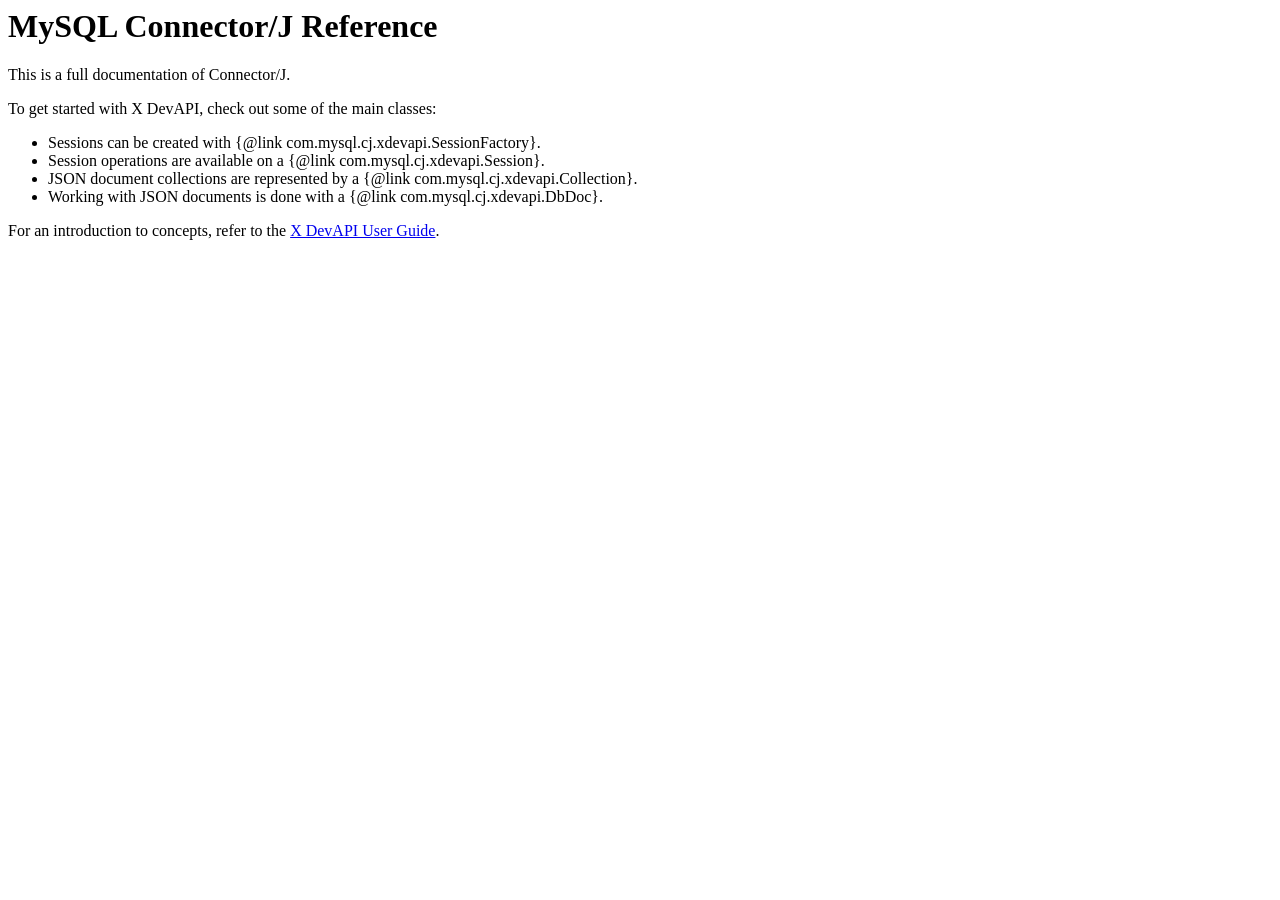
<file: lib/mysql-connector-j-26.7.0/src/main/doc/connector-j-overview.html>
<body>
  <h1>MySQL Connector/J Reference</h1>

  <p>This is a full documentation of Connector/J.</p>

  <p>To get started with X DevAPI, check out some of the main classes:</p>

  <ul>
    <li>Sessions can be created with {@link com.mysql.cj.xdevapi.SessionFactory}.</li>
    <li>Session operations are available on a {@link com.mysql.cj.xdevapi.Session}.</li>
    <li>JSON document collections are represented by a {@link com.mysql.cj.xdevapi.Collection}.</li>
    <li>Working with JSON documents is done with a {@link com.mysql.cj.xdevapi.DbDoc}.</li>
  </ul>

  <p>For an introduction to concepts, refer to the <a href="http://dev.mysql.com/doc/x-devapi-userguide/en/index.html" target="_blank">X DevAPI User
      Guide</a>.</p>
</body>
</file>
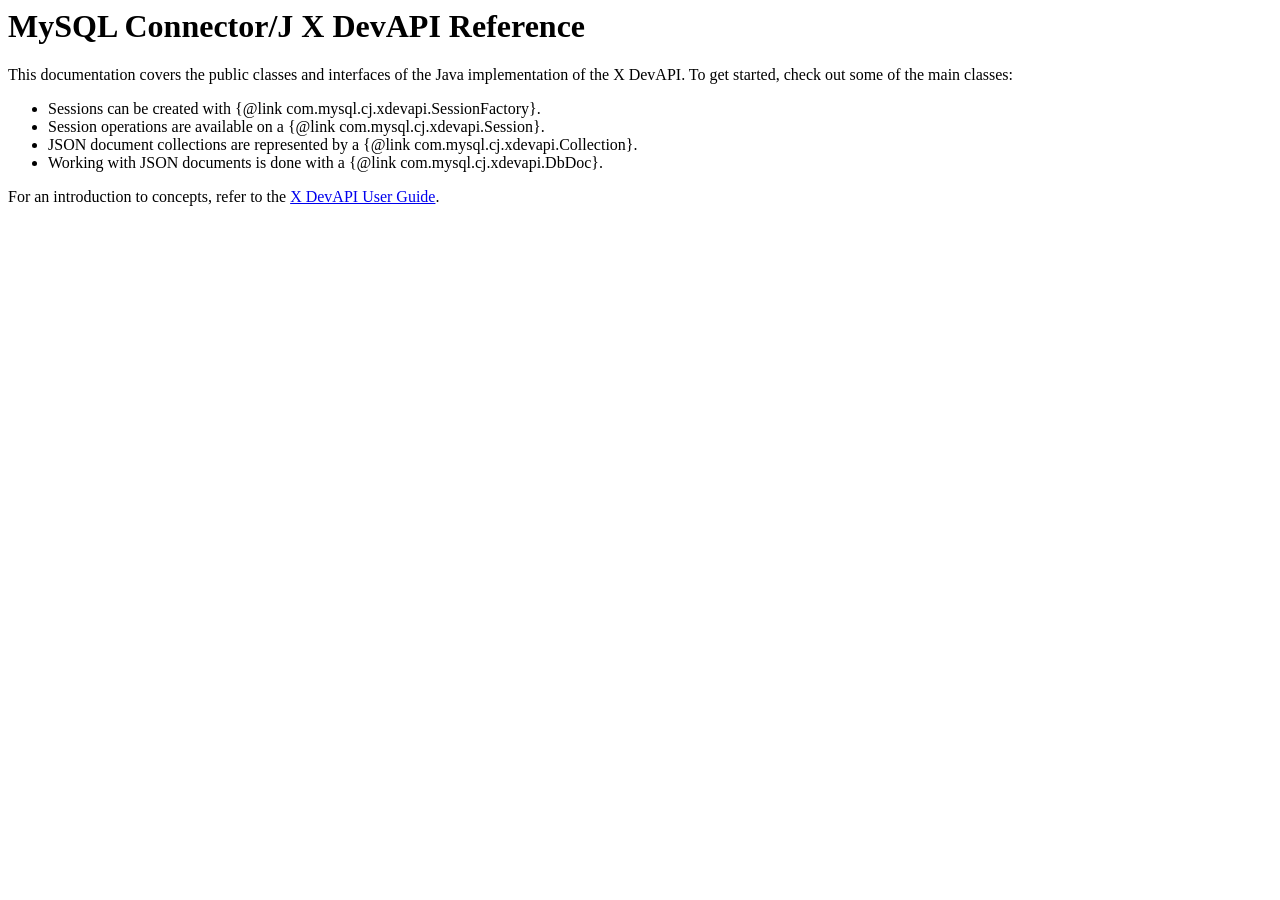
<file: lib/mysql-connector-j-26.7.0/src/main/doc/mysqlx-overview.html>
<body>
  <h1>MySQL Connector/J X DevAPI Reference</h1>

  <p>This documentation covers the public classes and interfaces of the Java implementation of the X DevAPI. To get started, check out some of the main
      classes:</p>

  <ul>
    <li>Sessions can be created with {@link com.mysql.cj.xdevapi.SessionFactory}.</li>
    <li>Session operations are available on a {@link com.mysql.cj.xdevapi.Session}.</li>
    <li>JSON document collections are represented by a {@link com.mysql.cj.xdevapi.Collection}.</li>
    <li>Working with JSON documents is done with a {@link com.mysql.cj.xdevapi.DbDoc}.</li>
  </ul>

  <p>For an introduction to concepts, refer to the <a href="http://dev.mysql.com/doc/x-devapi-userguide/en/index.html" target="_blank">X DevAPI User
      Guide</a>.</p>
</body>
</file>
<file: frontend/css/style.css>
/* ==========================================================================
   Online Auction Simulator — Modern SaaS Design System & Stylesheet
   Supports Full Light & Dark Modes, Responsive Layouts, and Micro-interactions
   ========================================================================== */

/* --------------------------------------------------------------------------
   1. Design Tokens & CSS Variables
   -------------------------------------------------------------------------- */
:root {
    color-scheme: light;

    /* Base Surfaces & Backgrounds */
    --bg-page: #f8fafc;
    --bg-surface: #ffffff;
    --bg-surface-elevated: #ffffff;
    --bg-surface-soft: #f1f5f9;
    --bg-surface-inset: #e2e8f0;
    --bg-surface-translucent: rgba(255, 255, 255, 0.85);

    /* Typography & Ink */
    --text-primary: #0f172a;
    --text-secondary: #334155;
    --text-muted: #64748b;
    --text-subtle: #94a3b8;
    --text-inverse: #ffffff;

    /* Borders & Dividers */
    --border-subtle: #e2e8f0;
    --border-medium: #cbd5e1;
    --border-strong: #94a3b8;
    --border-focus: #3b82f6;

    /* Primary Brand & Accents */
    --primary: #2563eb;
    --primary-hover: #1d4ed8;
    --primary-active: #1e40af;
    --primary-soft: #eff6ff;
    --primary-border: #bfdbfe;
    --primary-contrast: #ffffff;

    /* Status Colors — Active / Success */
    --status-green: #10b981;
    --status-green-bg: #ecfdf5;
    --status-green-border: #a7f3d0;
    --status-green-text: #065f46;

    /* Status Colors — Closed / Expired / Danger */
    --status-red: #ef4444;
    --status-red-bg: #fef2f2;
    --status-red-border: #fecaca;
    --status-red-text: #991b1b;

    /* Status Colors — Warning / Pending / Updating */
    --status-amber: #f59e0b;
    --status-amber-bg: #fffbeb;
    --status-amber-border: #fde68a;
    --status-amber-text: #92400e;

    /* Neutral Status / Unknown */
    --status-neutral-bg: #f1f5f9;
    --status-neutral-border: #cbd5e1;
    --status-neutral-text: #475569;

    /* Elevation & Shadows */
    --shadow-xs: 0 1px 2px 0 rgba(15, 23, 42, 0.05);
    --shadow-sm: 0 1px 3px 0 rgba(15, 23, 42, 0.08), 0 1px 2px -1px rgba(15, 23, 42, 0.06);
    --shadow-md: 0 4px 6px -1px rgba(15, 23, 42, 0.08), 0 2px 4px -2px rgba(15, 23, 42, 0.05);
    --shadow-lg: 0 10px 15px -3px rgba(15, 23, 42, 0.08), 0 4px 6px -4px rgba(15, 23, 42, 0.04);
    --shadow-xl: 0 20px 25px -5px rgba(15, 23, 42, 0.1), 0 8px 10px -6px rgba(15, 23, 42, 0.05);
    --shadow-focus: 0 0 0 3px rgba(37, 99, 235, 0.22);

    /* Radii */
    --radius-sm: 8px;
    --radius-md: 12px;
    --radius-lg: 16px;
    --radius-xl: 20px;
    --radius-full: 9999px;

    /* Hero Gradient */
    --hero-bg: linear-gradient(135deg, #0f172a 0%, #1e293b 50%, #1e3a8a 100%);
    --hero-border: rgba(255, 255, 255, 0.12);
    --hero-text: #f8fafc;
    --hero-muted: #cbd5e1;

    /* Transitions */
    --transition-fast: 0.15s ease;
    --transition-base: 0.2s cubic-bezier(0.16, 1, 0.3, 1);
}

/* --------------------------------------------------------------------------
   2. Dark Theme Tokens
   -------------------------------------------------------------------------- */
[data-theme="dark"] {
    color-scheme: dark;

    /* Base Surfaces & Backgrounds */
    --bg-page: #0a0e17;
    --bg-surface: #111827;
    --bg-surface-elevated: #1a2234;
    --bg-surface-soft: #162032;
    --bg-surface-inset: #0d131f;
    --bg-surface-translucent: rgba(17, 24, 39, 0.85);

    /* Typography & Ink */
    --text-primary: #f8fafc;
    --text-secondary: #cbd5e1;
    --text-muted: #94a3b8;
    --text-subtle: #64748b;
    --text-inverse: #0f172a;

    /* Borders & Dividers */
    --border-subtle: #1e293b;
    --border-medium: #334155;
    --border-strong: #475569;
    --border-focus: #60a5fa;

    /* Primary Brand & Accents */
    --primary: #3b82f6;
    --primary-hover: #60a5fa;
    --primary-active: #2563eb;
    --primary-soft: rgba(59, 130, 246, 0.16);
    --primary-border: rgba(59, 130, 246, 0.35);
    --primary-contrast: #ffffff;

    /* Status Colors — Active / Success */
    --status-green: #34d399;
    --status-green-bg: rgba(16, 185, 129, 0.14);
    --status-green-border: rgba(16, 185, 129, 0.3);
    --status-green-text: #6ee7b7;

    /* Status Colors — Closed / Expired / Danger */
    --status-red: #f87171;
    --status-red-bg: rgba(239, 68, 68, 0.14);
    --status-red-border: rgba(239, 68, 68, 0.3);
    --status-red-text: #fca5a5;

    /* Status Colors — Warning / Pending / Updating */
    --status-amber: #fbbf24;
    --status-amber-bg: rgba(245, 158, 11, 0.14);
    --status-amber-border: rgba(245, 158, 11, 0.3);
    --status-amber-text: #fde68a;

    /* Neutral Status / Unknown */
    --status-neutral-bg: #1e293b;
    --status-neutral-border: #334155;
    --status-neutral-text: #94a3b8;

    /* Elevation & Shadows */
    --shadow-xs: 0 1px 2px 0 rgba(0, 0, 0, 0.35);
    --shadow-sm: 0 1px 3px 0 rgba(0, 0, 0, 0.4), 0 1px 2px -1px rgba(0, 0, 0, 0.3);
    --shadow-md: 0 4px 6px -1px rgba(0, 0, 0, 0.45), 0 2px 4px -2px rgba(0, 0, 0, 0.3);
    --shadow-lg: 0 10px 15px -3px rgba(0, 0, 0, 0.5), 0 4px 6px -4px rgba(0, 0, 0, 0.3);
    --shadow-xl: 0 20px 25px -5px rgba(0, 0, 0, 0.6), 0 8px 10px -6px rgba(0, 0, 0, 0.4);
    --shadow-focus: 0 0 0 3px rgba(59, 130, 246, 0.35);

    /* Hero Gradient in Dark Mode */
    --hero-bg: linear-gradient(135deg, #0b1120 0%, #111827 50%, #172554 100%);
    --hero-border: rgba(255, 255, 255, 0.08);
    --hero-text: #f8fafc;
    --hero-muted: #94a3b8;
}

/* --------------------------------------------------------------------------
   3. Reset & Base Typography
   -------------------------------------------------------------------------- */
*, *::before, *::after {
    box-sizing: border-box;
}

[hidden] {
    display: none !important;
}

html {
    scroll-behavior: smooth;
    scroll-padding-top: 90px;
    font-size: 16px;
}

body {
    margin: 0;
    min-width: 320px;
    min-height: 100vh;
    background-color: var(--bg-page);
    color: var(--text-primary);
    font-family: -apple-system, BlinkMacSystemFont, "Segoe UI", Roboto, "Helvetica Neue", Arial, sans-serif;
    line-height: 1.5;
    -webkit-font-smoothing: antialiased;
    -moz-osx-font-smoothing: grayscale;
    transition: background-color var(--transition-base), color var(--transition-base);
}

button, input, select, textarea {
    font: inherit;
    color: inherit;
}

button, a, input, select, textarea {
    -webkit-tap-highlight-color: transparent;
}

a {
    color: inherit;
    text-decoration: none;
}

:focus-visible {
    outline: 2px solid var(--border-focus);
    outline-offset: 2px;
}

h1, h2, h3, h4, p, dl, dt, dd {
    margin-top: 0;
}

h1, h2, h3, h4 {
    color: var(--text-primary);
    font-weight: 700;
    letter-spacing: -0.025em;
    line-height: 1.25;
}

.visually-hidden {
    position: absolute;
    width: 1px;
    height: 1px;
    padding: 0;
    margin: -1px;
    overflow: hidden;
    clip: rect(0, 0, 0, 0);
    white-space: nowrap;
    border: 0;
}

.eyebrow {
    display: inline-block;
    margin: 0 0 6px;
    color: var(--primary);
    font-size: 0.75rem;
    font-weight: 700;
    letter-spacing: 0.08em;
    text-transform: uppercase;
}

/* --------------------------------------------------------------------------
   4. Site Header & Navigation
   -------------------------------------------------------------------------- */
.site-header {
    position: sticky;
    z-index: 40;
    top: 0;
    border-bottom: 1px solid var(--border-subtle);
    background: var(--bg-surface-translucent);
    backdrop-filter: blur(14px);
    -webkit-backdrop-filter: blur(14px);
    transition: border-color var(--transition-base), background-color var(--transition-base);
}

.header-inner {
    width: min(1320px, calc(100% - 48px));
    min-height: 72px;
    margin: 0 auto;
    display: flex;
    align-items: center;
    justify-content: space-between;
    gap: 24px;
}

body.auth-pending main,
body.auth-pending .site-footer {
    visibility: hidden;
}

.brand {
    display: inline-flex;
    align-items: center;
    gap: 12px;
    text-decoration: none;
    white-space: nowrap;
}

.brand-mark {
    width: 40px;
    height: 40px;
    display: grid;
    place-items: center;
    border-radius: var(--radius-md);
    background: linear-gradient(135deg, var(--primary) 0%, #1e40af 100%);
    color: #ffffff;
    box-shadow: 0 4px 12px rgba(37, 99, 235, 0.28);
    transition: transform var(--transition-fast), box-shadow var(--transition-fast);
}

.brand:hover .brand-mark {
    transform: translateY(-1px);
    box-shadow: 0 6px 16px rgba(37, 99, 235, 0.38);
}

.brand-mark svg {
    width: 22px;
    height: 22px;
}

.small-mark {
    width: 28px;
    height: 28px;
    border-radius: var(--radius-sm);
}

.small-mark svg {
    width: 16px;
    height: 16px;
}

.brand-name {
    color: var(--text-primary);
    font-size: 1.1rem;
    font-weight: 800;
    letter-spacing: -0.03em;
}

.brand-name span {
    color: var(--primary);
}

.header-nav {
    display: flex;
    align-items: center;
    gap: 8px;
}

.nav-link {
    display: inline-flex;
    align-items: center;
    gap: 8px;
    padding: 8px 14px;
    border-radius: var(--radius-full);
    color: var(--text-secondary);
    font-size: 0.875rem;
    font-weight: 600;
    text-decoration: none;
    transition: background-color var(--transition-fast), color var(--transition-fast);
}

.nav-link:hover {
    background: var(--bg-surface-soft);
    color: var(--primary);
}

.nav-icon {
    width: 16px;
    height: 16px;
    opacity: 0.85;
}

.api-status {
    display: inline-flex;
    align-items: center;
    gap: 8px;
    margin-left: 8px;
    padding: 6px 12px;
    border: 1px solid var(--border-subtle);
    border-radius: var(--radius-full);
    background: var(--bg-surface-soft);
    color: var(--text-muted);
    font-size: 0.75rem;
    font-weight: 600;
    white-space: nowrap;
}

.status-dot {
    width: 8px;
    height: 8px;
    border-radius: 50%;
    background: var(--status-amber);
    box-shadow: 0 0 0 2px var(--status-amber-bg);
}

.api-status.connected {
    color: var(--status-green-text);
    border-color: var(--status-green-border);
    background: var(--status-green-bg);
}

.api-status.connected .status-dot {
    background: var(--status-green);
    box-shadow: 0 0 0 3px rgba(16, 185, 129, 0.25);
}

.api-status.disconnected {
    color: var(--status-red-text);
    border-color: var(--status-red-border);
    background: var(--status-red-bg);
}

.api-status.disconnected .status-dot {
    background: var(--status-red);
    box-shadow: 0 0 0 3px rgba(239, 68, 68, 0.25);
}

/* Header Actions Area (Theme Toggle + User Profile) */
.header-actions {
    display: flex;
    align-items: center;
    gap: 12px;
}

/* Theme Toggle Button */
.theme-toggle-btn {
    width: 40px;
    height: 40px;
    display: grid;
    place-items: center;
    padding: 0;
    border: 1px solid var(--border-subtle);
    border-radius: var(--radius-md);
    background: var(--bg-surface);
    color: var(--text-secondary);
    cursor: pointer;
    box-shadow: var(--shadow-xs);
    transition: background-color var(--transition-fast), border-color var(--transition-fast), color var(--transition-fast), transform var(--transition-fast);
}

.theme-toggle-btn:hover {
    background: var(--bg-surface-soft);
    border-color: var(--border-medium);
    color: var(--text-primary);
    transform: translateY(-1px);
}

.theme-toggle-btn svg {
    width: 18px;
    height: 18px;
}

/* Icon visibility based on theme */
:root .theme-icon-sun {
    display: none;
}
:root .theme-icon-moon {
    display: block;
}

[data-theme="dark"] .theme-icon-sun {
    display: block;
}
[data-theme="dark"] .theme-icon-moon {
    display: none;
}

/* Profile Dropdown & Header Identity */
.profile-menu {
    position: relative;
}

.profile-menu-trigger {
    display: flex;
    align-items: center;
    gap: 10px;
    min-height: 44px;
    padding: 4px 12px 4px 6px;
    border: 1px solid var(--border-subtle);
    border-radius: var(--radius-full);
    background: var(--bg-surface);
    color: var(--text-primary);
    cursor: pointer;
    box-shadow: var(--shadow-xs);
    transition: background-color var(--transition-fast), border-color var(--transition-fast), box-shadow var(--transition-fast);
}

.profile-menu-trigger:hover,
.profile-menu-trigger[aria-expanded="true"] {
    background: var(--bg-surface-soft);
    border-color: var(--border-medium);
}

.profile-avatar {
    width: 32px;
    height: 32px;
    flex-shrink: 0;
    display: grid;
    place-items: center;
    border-radius: 50%;
    background: linear-gradient(135deg, var(--primary) 0%, #1e40af 100%);
    color: #ffffff;
    font-size: 0.85rem;
    font-weight: 700;
}

.profile-menu-identity {
    display: flex;
    flex-direction: column;
    text-align: left;
    line-height: 1.25;
}

.profile-menu-identity strong {
    max-width: 120px;
    overflow: hidden;
    text-overflow: ellipsis;
    white-space: nowrap;
    color: var(--text-primary);
    font-size: 0.825rem;
    font-weight: 700;
}

.profile-menu-identity > span {
    color: var(--text-muted);
    font-size: 0.725rem;
}

.profile-menu-chevron {
    color: var(--text-muted);
    display: grid;
    place-items: center;
    transition: transform var(--transition-fast);
}

.profile-menu-trigger[aria-expanded="true"] .profile-menu-chevron {
    transform: rotate(180deg);
}

.profile-menu-dropdown {
    position: absolute;
    z-index: 50;
    top: calc(100% + 8px);
    right: 0;
    width: 240px;
    padding: 8px;
    border: 1px solid var(--border-subtle);
    border-radius: var(--radius-lg);
    background: var(--bg-surface-elevated);
    box-shadow: var(--shadow-xl);
    animation: dropdownFadeIn 0.16s ease-out;
}

@keyframes dropdownFadeIn {
    from {
        opacity: 0;
        transform: translateY(-6px);
    }
    to {
        opacity: 1;
        transform: translateY(0);
    }
}

.profile-menu-summary {
    padding: 10px 12px 12px;
    border-bottom: 1px solid var(--border-subtle);
    margin-bottom: 6px;
}

.profile-menu-summary .eyebrow {
    margin-bottom: 4px;
}

.profile-menu-summary > span:last-child {
    display: block;
    color: var(--text-muted);
    font-size: 0.8rem;
    font-weight: 500;
}

.profile-menu-links {
    display: flex;
    flex-direction: column;
    gap: 2px;
}

.profile-menu-item {
    width: 100%;
    min-height: 38px;
    display: flex;
    align-items: center;
    gap: 10px;
    padding: 8px 12px;
    border: 0;
    border-radius: var(--radius-sm);
    background: transparent;
    color: var(--text-secondary);
    cursor: pointer;
    font-size: 0.85rem;
    font-weight: 600;
    text-align: left;
    text-decoration: none;
    transition: background-color var(--transition-fast), color var(--transition-fast);
}

.profile-menu-item:hover,
.profile-menu-item:focus-visible {
    background: var(--bg-surface-soft);
    color: var(--text-primary);
}

.menu-item-icon {
    width: 16px;
    height: 16px;
    opacity: 0.75;
}

.profile-menu-divider {
    height: 1px;
    margin: 6px 0;
    background: var(--border-subtle);
}

.logout-menu-item {
    color: var(--status-red);
}

.logout-menu-item:hover,
.logout-menu-item:focus-visible {
    background: var(--status-red-bg);
    color: var(--status-red-text);
}

/* --------------------------------------------------------------------------
   5. Hero Section
   -------------------------------------------------------------------------- */
main {
    width: min(1320px, calc(100% - 48px));
    margin: 0 auto;
    padding-bottom: 64px;
}

.hero {
    position: relative;
    margin: 28px 0 36px;
    padding: clamp(32px, 5vw, 64px);
    overflow: hidden;
    border: 1px solid var(--hero-border);
    border-radius: var(--radius-xl);
    background: var(--hero-bg);
    color: var(--hero-text);
    box-shadow: var(--shadow-xl);
}

.hero::after {
    content: '';
    position: absolute;
    top: -50%;
    right: -20%;
    width: 600px;
    height: 600px;
    border-radius: 50%;
    background: radial-gradient(circle, rgba(59, 130, 246, 0.18) 0%, transparent 70%);
    pointer-events: none;
}

.hero-content {
    position: relative;
    z-index: 1;
    display: grid;
    grid-template-columns: 1fr auto;
    align-items: center;
    gap: 40px;
}

.hero-copy {
    max-width: 680px;
}

.hero-pill {
    display: inline-flex;
    align-items: center;
    gap: 8px;
    padding: 6px 14px;
    margin-bottom: 18px;
    border: 1px solid rgba(255, 255, 255, 0.16);
    border-radius: var(--radius-full);
    background: rgba(255, 255, 255, 0.08);
    backdrop-filter: blur(8px);
    color: #e2e8f0;
    font-size: 0.775rem;
    font-weight: 700;
    letter-spacing: 0.04em;
    text-transform: uppercase;
}

.hero-pill-indicator {
    width: 8px;
    height: 8px;
    border-radius: 50%;
    background: #34d399;
    box-shadow: 0 0 8px #34d399;
}

.hero h1 {
    margin-bottom: 18px;
    color: #ffffff;
    font-size: clamp(2.2rem, 4.5vw, 3.5rem);
    font-weight: 800;
    line-height: 1.1;
    letter-spacing: -0.04em;
}

.hero-highlight {
    background: linear-gradient(135deg, #60a5fa 0%, #a78bfa 100%);
    -webkit-background-clip: text;
    -webkit-text-fill-color: transparent;
}

.hero-description {
    margin-bottom: 28px;
    color: var(--hero-muted);
    font-size: clamp(1rem, 1.2vw, 1.125rem);
    line-height: 1.65;
}

.hero-actions {
    display: flex;
    align-items: center;
    gap: 16px;
    flex-wrap: wrap;
}

.primary-link {
    min-height: 48px;
    display: inline-flex;
    align-items: center;
    justify-content: center;
    gap: 10px;
    padding: 0 24px;
    border-radius: var(--radius-md);
    background: #ffffff;
    color: #0f172a;
    font-size: 0.95rem;
    font-weight: 700;
    text-decoration: none;
    box-shadow: 0 4px 14px rgba(0, 0, 0, 0.18);
    transition: transform var(--transition-fast), box-shadow var(--transition-fast), background-color var(--transition-fast);
}

.primary-link:hover {
    transform: translateY(-2px);
    box-shadow: 0 8px 20px rgba(0, 0, 0, 0.25);
    background: #f8fafc;
}

.secondary-link {
    min-height: 48px;
    display: inline-flex;
    align-items: center;
    justify-content: center;
    padding: 0 20px;
    border: 1px solid rgba(255, 255, 255, 0.25);
    border-radius: var(--radius-md);
    background: rgba(255, 255, 255, 0.08);
    backdrop-filter: blur(8px);
    color: #ffffff;
    font-size: 0.95rem;
    font-weight: 600;
    text-decoration: none;
    transition: background-color var(--transition-fast), border-color var(--transition-fast);
}

.secondary-link:hover {
    background: rgba(255, 255, 255, 0.16);
    border-color: rgba(255, 255, 255, 0.4);
}

/* Hero Stats Card */
.hero-stats-card {
    min-width: 260px;
    padding: 24px;
    border: 1px solid rgba(255, 255, 255, 0.16);
    border-radius: var(--radius-lg);
    background: rgba(255, 255, 255, 0.06);
    backdrop-filter: blur(12px);
    box-shadow: 0 8px 32px rgba(0, 0, 0, 0.2);
}

.stats-card-header {
    display: flex;
    align-items: center;
    justify-content: space-between;
    margin-bottom: 16px;
}

.stats-badge {
    padding: 4px 10px;
    border-radius: var(--radius-full);
    background: rgba(52, 211, 153, 0.2);
    color: #34d399;
    font-size: 0.725rem;
    font-weight: 700;
    text-transform: uppercase;
    letter-spacing: 0.06em;
}

.pulse-indicator {
    position: relative;
    width: 12px;
    height: 12px;
    display: grid;
    place-items: center;
}

.pulse-ring {
    position: absolute;
    width: 100%;
    height: 100%;
    border-radius: 50%;
    background: #34d399;
    opacity: 0.75;
    animation: ping 1.8s cubic-bezier(0, 0, 0.2, 1) infinite;
}

.pulse-core {
    width: 8px;
    height: 8px;
    border-radius: 50%;
    background: #34d399;
}

@keyframes ping {
    75%, 100% {
        transform: scale(2.2);
        opacity: 0;
    }
}

.stats-metric {
    display: flex;
    flex-direction: column;
    margin-bottom: 16px;
}

.stats-label {
    color: var(--hero-muted);
    font-size: 0.75rem;
    font-weight: 600;
    text-transform: uppercase;
    letter-spacing: 0.06em;
}

.stats-value {
    color: #ffffff;
    font-size: 1.35rem;
    font-weight: 800;
}

.stats-divider {
    height: 1px;
    margin-bottom: 14px;
    background: rgba(255, 255, 255, 0.12);
}

.stats-meta {
    display: flex;
    flex-direction: column;
    gap: 8px;
}

.stats-meta-item {
    display: flex;
    align-items: center;
    justify-content: space-between;
    font-size: 0.8rem;
}

.meta-label {
    color: var(--hero-muted);
}

.meta-val {
    color: #ffffff;
    font-weight: 600;
}

/* --------------------------------------------------------------------------
   6. General Section Cards & Headings
   -------------------------------------------------------------------------- */
.account-section,
.auction-section,
.details-section {
    margin-bottom: 48px;
    scroll-margin-top: 100px;
}

.account-section {
    padding: clamp(24px, 4vw, 36px);
    border: 1px solid var(--border-subtle);
    border-radius: var(--radius-xl);
    background: var(--bg-surface);
    box-shadow: var(--shadow-sm);
    transition: background-color var(--transition-base), border-color var(--transition-base);
}

.section-heading {
    display: flex;
    align-items: flex-end;
    justify-content: space-between;
    gap: 20px;
    margin-bottom: 24px;
}

.section-heading h2 {
    font-size: clamp(1.5rem, 2.8vw, 2rem);
    letter-spacing: -0.03em;
    margin: 0;
}

.panel-header {
    margin-bottom: 20px;
}

.panel-header h3 {
    font-size: 1.25rem;
    margin: 0;
}

.auction-count-badge {
    padding: 6px 14px;
    border: 1px solid var(--border-subtle);
    border-radius: var(--radius-full);
    background: var(--bg-surface-soft);
    color: var(--text-secondary);
    font-size: 0.825rem;
    font-weight: 700;
    white-space: nowrap;
}

/* --------------------------------------------------------------------------
   7. Auction Controls: Search, Filter, Sort
   -------------------------------------------------------------------------- */
.auction-controls {
    display: grid;
    grid-template-columns: 2fr repeat(3, minmax(150px, 1fr));
    gap: 14px;
    margin-bottom: 28px;
    padding: 16px;
    border: 1px solid var(--border-subtle);
    border-radius: var(--radius-lg);
    background: var(--bg-surface);
    box-shadow: var(--shadow-sm);
}

.control-label {
    min-width: 0;
    display: flex;
    flex-direction: column;
    gap: 6px;
}

.control-title {
    color: var(--text-muted);
    font-size: 0.75rem;
    font-weight: 700;
    letter-spacing: 0.04em;
    text-transform: uppercase;
}

.search-input-wrap {
    position: relative;
    display: flex;
    align-items: center;
}

.search-icon {
    position: absolute;
    left: 14px;
    color: var(--text-subtle);
    pointer-events: none;
}

.search-input-wrap input {
    padding-left: 42px !important;
}

.auction-controls input,
.auction-controls select {
    width: 100%;
    min-height: 44px;
    padding: 0 14px;
    border: 1px solid var(--border-subtle);
    border-radius: var(--radius-md);
    background: var(--bg-surface-soft);
    color: var(--text-primary);
    font-size: 0.875rem;
    transition: border-color var(--transition-fast), box-shadow var(--transition-fast), background-color var(--transition-fast);
}

.auction-controls select {
    cursor: pointer;
    appearance: none;
    background-image: url("data:image/svg+xml,%3Csvg xmlns='http://www.w3.org/2000/svg' width='16' height='16' viewBox='0 0 24 24' fill='none' stroke='%2364748b' stroke-width='2' stroke-linecap='round' stroke-linejoin='round'%3E%3Cpolyline points='6 9 12 15 18 9'%3E%3C/polyline%3E%3C/svg%3E");
    background-repeat: no-repeat;
    background-position: right 14px center;
    background-size: 16px;
    padding-right: 38px;
}

.auction-controls input:focus,
.auction-controls select:focus {
    outline: none;
    border-color: var(--primary);
    background: var(--bg-surface);
    box-shadow: var(--shadow-focus);
}

/* --------------------------------------------------------------------------
   8. Auction Grid & Modern Auction Cards
   -------------------------------------------------------------------------- */
.auction-grid {
    display: grid;
    grid-template-columns: repeat(auto-fill, minmax(340px, 1fr));
    gap: 24px;
}

.auction-card {
    min-width: 0;
    padding: 20px;
    display: flex;
    flex-direction: column;
    border: 1px solid var(--border-subtle);
    border-radius: var(--radius-lg);
    background: var(--bg-surface);
    box-shadow: var(--shadow-sm);
    transition: transform var(--transition-fast), box-shadow var(--transition-fast), border-color var(--transition-fast);
}

.auction-card:hover {
    transform: translateY(-4px);
    box-shadow: var(--shadow-lg);
    border-color: var(--border-medium);
}

.card-topline {
    order: 1;
    display: flex;
    align-items: center;
    justify-content: space-between;
    gap: 10px;
    margin-bottom: 14px;
}

.product-condition {
    padding: 4px 10px;
    border-radius: var(--radius-full);
    background: var(--primary-soft);
    color: var(--primary);
    border: 1px solid var(--primary-border);
    font-size: 0.725rem;
    font-weight: 700;
    text-transform: uppercase;
    letter-spacing: 0.04em;
    white-space: nowrap;
}

.auction-status {
    display: inline-flex;
    align-items: center;
    gap: 6px;
    padding: 4px 10px;
    border-radius: var(--radius-full);
    font-size: 0.725rem;
    font-weight: 700;
    text-transform: uppercase;
    letter-spacing: 0.05em;
    white-space: nowrap;
}

.auction-status.open {
    background: var(--status-green-bg);
    color: var(--status-green-text);
    border: 1px solid var(--status-green-border);
}

.auction-status.open::before {
    content: '';
    width: 6px;
    height: 6px;
    border-radius: 50%;
    background: var(--status-green);
    box-shadow: 0 0 6px var(--status-green);
}

.auction-status.closed,
.auction-status.expired {
    background: var(--status-red-bg);
    color: var(--status-red-text);
    border: 1px solid var(--status-red-border);
}

.auction-status.unknown {
    background: var(--status-neutral-bg);
    color: var(--status-neutral-text);
    border: 1px solid var(--status-neutral-border);
}

.auction-product-image,
.product-image-placeholder {
    order: 2;
    width: 100%;
    height: 200px;
    margin-bottom: 16px;
    border-radius: var(--radius-md);
    object-fit: cover;
    background: var(--bg-surface-soft);
    border: 1px solid var(--border-subtle);
}

.product-image-placeholder {
    display: grid;
    place-items: center;
    color: var(--text-muted);
    font-size: 0.875rem;
    font-weight: 600;
    background: linear-gradient(135deg, var(--bg-surface-soft) 0%, var(--bg-surface-inset) 100%);
}

.product-image-placeholder.product-image-large,
.auction-product-image.product-image-large {
    height: clamp(260px, 40vw, 440px);
    margin-bottom: 24px;
    object-fit: contain;
    background: var(--bg-surface-soft);
}

.auction-card h3,
.auction-card h4 {
    order: 3;
    margin: 0 0 8px;
    color: var(--text-primary);
    font-size: 1.15rem;
    font-weight: 700;
    line-height: 1.3;
}

.auction-card > p.auction-id {
    order: 4;
    margin: -4px 0 12px;
}

.product-description {
    order: 5;
    min-height: 40px;
    margin-bottom: 16px;
    color: var(--text-muted);
    font-size: 0.85rem;
    line-height: 1.6;
    display: -webkit-box;
    -webkit-line-clamp: 2;
    -webkit-box-orient: vertical;
    overflow: hidden;
    text-overflow: ellipsis;
}

/* Facts Table / Key Metric Section on Cards */
.auction-facts {
    order: 6;
    display: grid;
    grid-template-columns: repeat(2, 1fr);
    gap: 12px 14px;
    margin-top: auto;
    margin-bottom: 18px;
    padding-top: 16px;
    border-top: 1px solid var(--border-subtle);
}

.card-actions {
    order: 7;
    display: flex;
    align-items: center;
    justify-content: space-between;
    gap: 10px;
    padding-top: 4px;
}

/* Position Pills in My Bids */
.position-pill {
    display: inline-block;
    padding: 3px 10px;
    border-radius: var(--radius-full);
    font-size: 0.775rem;
    font-weight: 700;
}

.position-won {
    background: var(--status-green-bg);
    border: 1px solid var(--status-green-border);
    color: var(--status-green-text);
}

.position-leading {
    background: var(--primary-soft);
    border: 1px solid var(--primary-border);
    color: var(--primary);
}

.position-lost {
    background: var(--status-red-bg);
    border: 1px solid var(--status-red-border);
    color: var(--status-red-text);
}

.position-trailing {
    background: var(--status-amber-bg);
    border: 1px solid var(--status-amber-border);
    color: var(--status-amber-text);
}

.fact-label {
    display: block;
    margin-bottom: 2px;
    color: var(--text-muted);
    font-size: 0.725rem;
    font-weight: 700;
    letter-spacing: 0.05em;
    text-transform: uppercase;
}

.fact-value {
    display: block;
    color: var(--text-secondary);
    font-size: 0.875rem;
    font-weight: 600;
    overflow-wrap: anywhere;
}

/* The first metric (Current highest bid) gets major SaaS prominence */
.auction-card .auction-facts > div:first-child {
    grid-column: 1 / -1;
    padding: 10px 14px;
    border-radius: var(--radius-sm);
    background: var(--primary-soft);
    border: 1px solid var(--primary-border);
}

.auction-card .auction-facts > div:first-child .fact-label {
    color: var(--primary);
}

.auction-card .auction-facts > div:first-child .fact-value {
    color: var(--primary);
    font-size: 1.35rem;
    font-weight: 800;
    letter-spacing: -0.02em;
    font-variant-numeric: tabular-nums;
}

.card-actions {
    display: flex;
    align-items: center;
    justify-content: space-between;
    gap: 10px;
    padding-top: 4px;
}

.auction-id {
    color: var(--text-subtle);
    font-size: 0.75rem;
    font-weight: 600;
    font-family: ui-monospace, SFMono-Regular, Menlo, Monaco, Consolas, monospace;
}

/* --------------------------------------------------------------------------
   9. Buttons & Interactive Controls
   -------------------------------------------------------------------------- */
.button,
.submit-button,
.text-button {
    font-family: inherit;
    font-weight: 600;
    cursor: pointer;
    border: none;
    transition: background-color var(--transition-fast), border-color var(--transition-fast), color var(--transition-fast), transform var(--transition-fast), box-shadow var(--transition-fast);
}

/* Standard Secondary Outline Button */
.button {
    min-height: 40px;
    padding: 0 16px;
    display: inline-flex;
    align-items: center;
    justify-content: center;
    gap: 8px;
    border: 1px solid var(--border-medium);
    border-radius: var(--radius-md);
    background: var(--bg-surface);
    color: var(--text-secondary);
    font-size: 0.875rem;
    box-shadow: var(--shadow-xs);
}

.button:hover {
    background: var(--bg-surface-soft);
    border-color: var(--border-strong);
    color: var(--text-primary);
    transform: translateY(-1px);
}

/* Primary Action Button */
.primary-action-btn,
.submit-button {
    min-height: 44px;
    padding: 0 20px;
    display: inline-flex;
    align-items: center;
    justify-content: center;
    gap: 8px;
    border: 1px solid var(--primary);
    border-radius: var(--radius-md);
    background: var(--primary);
    color: var(--primary-contrast);
    font-size: 0.9rem;
    font-weight: 700;
    box-shadow: 0 2px 6px rgba(37, 99, 235, 0.25);
}

.submit-button:hover:not(:disabled),
.primary-action-btn:hover:not(:disabled) {
    background: var(--primary-hover);
    border-color: var(--primary-hover);
    transform: translateY(-1px);
    box-shadow: 0 4px 12px rgba(37, 99, 235, 0.35);
}

.submit-button:disabled,
.button:disabled {
    cursor: not-allowed;
    opacity: 0.55;
    transform: none !important;
}

/* Text / Ghost Button */
.text-button {
    min-height: 40px;
    padding: 0 14px;
    display: inline-flex;
    align-items: center;
    justify-content: center;
    gap: 6px;
    border-radius: var(--radius-md);
    background: transparent;
    color: var(--primary);
    font-size: 0.875rem;
}

.text-button:hover {
    background: var(--primary-soft);
    color: var(--primary-hover);
}

/* Danger Action Buttons */
.end-auction-button,
.logout-button,
.logout-action-btn {
    border-color: var(--status-red-border);
    color: var(--status-red);
}

.end-auction-button:hover,
.logout-button:hover,
.logout-action-btn:hover {
    background: var(--status-red-bg);
    border-color: var(--status-red);
    color: var(--status-red-text);
}

/* Close Details Button */
.close-details-btn {
    min-height: 38px;
    display: inline-flex;
    align-items: center;
    gap: 6px;
    padding: 0 14px;
    border: 1px solid var(--border-subtle);
    border-radius: var(--radius-md);
    background: var(--bg-surface);
    color: var(--text-secondary);
    font-size: 0.825rem;
    font-weight: 600;
    cursor: pointer;
    box-shadow: var(--shadow-xs);
    transition: background-color var(--transition-fast), border-color var(--transition-fast);
}

.close-details-btn:hover {
    background: var(--bg-surface-soft);
    border-color: var(--border-medium);
    color: var(--text-primary);
}

/* --------------------------------------------------------------------------
   10. Auction Details Section & Live Room
   -------------------------------------------------------------------------- */
.details-header-bar {
    display: flex;
    align-items: center;
    justify-content: space-between;
    gap: 16px;
    margin-bottom: 20px;
    flex-wrap: wrap;
}

.details-header-bar h2 {
    font-size: clamp(1.5rem, 2.8vw, 2rem);
    margin: 0;
}

.details-header-actions {
    display: flex;
    align-items: center;
    gap: 16px;
}

.live-toolbar {
    display: flex;
    align-items: center;
    gap: 14px;
    font-size: 0.825rem;
}

.live-update-status {
    display: inline-flex;
    align-items: center;
    gap: 8px;
    padding: 6px 12px;
    border-radius: var(--radius-full);
    background: var(--bg-surface-soft);
    border: 1px solid var(--border-subtle);
    font-weight: 700;
    font-size: 0.775rem;
}

.live-update-status::before {
    content: '';
    width: 8px;
    height: 8px;
    border-radius: 50%;
    background: var(--text-subtle);
}

.live-update-status.live {
    background: var(--status-green-bg);
    border-color: var(--status-green-border);
    color: var(--status-green-text);
}

.live-update-status.live::before {
    background: var(--status-green);
    box-shadow: 0 0 8px var(--status-green);
}

.live-update-status.updating {
    background: var(--status-amber-bg);
    border-color: var(--status-amber-border);
    color: var(--status-amber-text);
}

.live-update-status.updating::before {
    background: var(--status-amber);
    animation: pulse 1.2s ease-in-out infinite;
}

.live-update-status.problem {
    background: var(--status-red-bg);
    border-color: var(--status-red-border);
    color: var(--status-red-text);
}

.live-update-status.problem::before {
    background: var(--status-red);
}

.last-updated {
    color: var(--text-muted);
    font-size: 0.8rem;
    font-weight: 500;
}

.details-card {
    padding: clamp(24px, 4vw, 40px);
    border: 1px solid var(--border-subtle);
    border-radius: var(--radius-xl);
    background: var(--bg-surface);
    box-shadow: var(--shadow-md);
}

.details-card > h3 {
    margin: 0 0 10px;
    font-size: clamp(1.4rem, 2.5vw, 1.85rem);
    letter-spacing: -0.03em;
}

.details-card > p {
    margin: 0 0 24px;
    color: var(--text-secondary);
    font-size: 0.95rem;
    line-height: 1.65;
}

/* Metrics Data List in Details */
.details-list {
    display: grid;
    grid-template-columns: repeat(3, 1fr);
    gap: 16px;
    margin: 24px 0 32px;
}

.details-list div {
    min-width: 0;
    padding: 16px;
    border: 1px solid var(--border-subtle);
    border-radius: var(--radius-md);
    background: var(--bg-surface-soft);
}

.details-list dt {
    margin-bottom: 4px;
    color: var(--text-muted);
    font-size: 0.725rem;
    font-weight: 700;
    letter-spacing: 0.05em;
    text-transform: uppercase;
}

.details-list dd {
    margin: 0;
    color: var(--text-primary);
    font-size: 0.95rem;
    font-weight: 700;
    overflow-wrap: anywhere;
}

/* 4th Metric item: Current Highest Bid */
.details-list div:nth-child(4) {
    border-color: var(--primary-border);
    background: var(--primary-soft);
}

.details-list div:nth-child(4) dt {
    color: var(--primary);
}

.details-list div:nth-child(4) dd {
    color: var(--primary);
    font-size: 1.5rem;
    font-weight: 800;
    letter-spacing: -0.02em;
    font-variant-numeric: tabular-nums;
}

.countdown-value {
    color: var(--primary) !important;
    font-variant-numeric: tabular-nums;
    font-weight: 800 !important;
}

/* Bid History Table */
.bid-history {
    margin-top: 28px;
    padding-top: 24px;
    border-top: 1px solid var(--border-subtle);
}

.bid-history h4 {
    margin: 0 0 16px;
    font-size: 1.15rem;
}

.bid-history-table {
    width: 100%;
    table-layout: fixed;
    border-collapse: separate;
    border-spacing: 0;
    border: 1px solid var(--border-subtle);
    border-radius: var(--radius-md);
    overflow: hidden;
    font-size: 0.875rem;
}

.bid-history-table th,
.bid-history-table td {
    padding: 12px 16px;
    border-bottom: 1px solid var(--border-subtle);
    text-align: left;
    overflow-wrap: anywhere;
}

.bid-history-table thead th {
    background: var(--bg-surface-soft);
    color: var(--text-muted);
    font-size: 0.75rem;
    font-weight: 700;
    letter-spacing: 0.05em;
    text-transform: uppercase;
}

.bid-history-table tbody tr {
    transition: background-color var(--transition-fast);
}

.bid-history-table tbody tr:hover {
    background: var(--bg-surface-soft);
}

.bid-history-table tbody th {
    color: var(--text-primary);
    font-weight: 600;
}

.bid-history-table tbody td:nth-child(2) {
    color: var(--primary);
    font-size: 0.95rem;
    font-weight: 800;
    font-variant-numeric: tabular-nums;
}

.bid-history-table tbody td:last-child {
    color: var(--text-muted);
    font-size: 0.8rem;
}

.bid-history-table tbody tr:last-child th,
.bid-history-table tbody tr:last-child td {
    border-bottom: 0;
}

/* --------------------------------------------------------------------------
   11. Bidding Box Form
   -------------------------------------------------------------------------- */
.bid-form {
    margin-top: 24px;
    padding: clamp(20px, 3.5vw, 32px);
    border: 1px solid var(--border-subtle);
    border-radius: var(--radius-xl);
    background: var(--bg-surface);
    box-shadow: var(--shadow-md);
}

.bid-form-heading {
    display: flex;
    align-items: center;
    justify-content: space-between;
    gap: 16px;
    margin-bottom: 8px;
}

.bid-form-heading h3 {
    margin: 0;
    font-size: 1.35rem;
}

.demo-label {
    padding: 4px 12px;
    border-radius: var(--radius-full);
    background: var(--status-amber-bg);
    border: 1px solid var(--status-amber-border);
    color: var(--status-amber-text);
    font-size: 0.775rem;
    font-weight: 700;
}

.form-fields {
    display: grid;
    grid-template-columns: 1fr 1fr auto;
    align-items: end;
    gap: 16px;
    margin-top: 18px;
}

.bid-identity-box {
    display: flex;
    align-items: center;
    gap: 10px;
    min-height: 44px;
    padding: 0 14px;
    border: 1px solid var(--border-subtle);
    border-radius: var(--radius-md);
    background: var(--bg-surface-soft);
}

.bid-id-icon {
    color: var(--primary);
    display: grid;
    place-items: center;
}

.bid-account {
    color: var(--text-secondary);
    font-size: 0.825rem;
    font-weight: 700;
}

.bid-input-wrap {
    display: flex;
    flex-direction: column;
    gap: 6px;
}

.bid-input-wrap input {
    width: 100%;
    min-height: 44px;
    padding: 0 14px;
    border: 1px solid var(--border-subtle);
    border-radius: var(--radius-md);
    background: var(--bg-surface-soft);
    color: var(--text-primary);
    font-size: 1.1rem;
    font-weight: 700;
    font-variant-numeric: tabular-nums;
    transition: border-color var(--transition-fast), box-shadow var(--transition-fast);
}

.bid-input-wrap input:focus {
    outline: none;
    border-color: var(--primary);
    background: var(--bg-surface);
    box-shadow: var(--shadow-focus);
}

.bid-submit-btn {
    min-height: 44px;
    white-space: nowrap;
}

.bid-message {
    margin-top: 14px;
    padding: 12px 16px;
    border-radius: var(--radius-md);
    background: var(--status-green-bg);
    border: 1px solid var(--status-green-border);
    color: var(--status-green-text);
    font-size: 0.875rem;
    font-weight: 600;
    line-height: 1.5;
}

.bid-message.error {
    background: var(--status-red-bg);
    border-color: var(--status-red-border);
    color: var(--status-red-text);
}

/* --------------------------------------------------------------------------
   12. Account Forms & Seller Tools
   -------------------------------------------------------------------------- */
.profile-details {
    display: grid;
    grid-template-columns: repeat(4, 1fr);
    gap: 16px;
    margin: 0 0 18px;
}

.profile-details div {
    padding: 16px;
    border: 1px solid var(--border-subtle);
    border-radius: var(--radius-md);
    background: var(--bg-surface-soft);
}

.profile-details dt {
    margin-bottom: 4px;
    color: var(--text-muted);
    font-size: 0.725rem;
    font-weight: 700;
    letter-spacing: 0.05em;
    text-transform: uppercase;
}

.profile-details dd {
    margin: 0;
    color: var(--text-primary);
    font-size: 0.95rem;
    font-weight: 700;
    overflow-wrap: anywhere;
}

.role-badge {
    display: inline-block;
    padding: 2px 8px;
    border-radius: var(--radius-full);
    background: var(--primary-soft);
    color: var(--primary);
    font-size: 0.8rem !important;
}

.account-form {
    display: grid;
    grid-template-columns: repeat(2, 1fr);
    gap: 18px;
    margin-top: 20px;
}

.account-form label {
    display: flex;
    flex-direction: column;
    gap: 6px;
}

.input-label {
    color: var(--text-secondary);
    font-size: 0.8rem;
    font-weight: 700;
    letter-spacing: 0.02em;
}

.full-width-field {
    grid-column: 1 / -1;
}

.account-form input,
.account-form select,
.account-form textarea {
    width: 100%;
    min-height: 44px;
    padding: 0 14px;
    border: 1px solid var(--border-subtle);
    border-radius: var(--radius-md);
    background: var(--bg-surface-soft);
    color: var(--text-primary);
    font-size: 0.875rem;
    transition: border-color var(--transition-fast), box-shadow var(--transition-fast), background-color var(--transition-fast);
}

.account-form select {
    cursor: pointer;
    appearance: none;
    background-image: url("data:image/svg+xml,%3Csvg xmlns='http://www.w3.org/2000/svg' width='16' height='16' viewBox='0 0 24 24' fill='none' stroke='%2364748b' stroke-width='2' stroke-linecap='round' stroke-linejoin='round'%3E%3Cpolyline points='6 9 12 15 18 9'%3E%3C/polyline%3E%3C/svg%3E");
    background-repeat: no-repeat;
    background-position: right 14px center;
    background-size: 16px;
    padding-right: 38px;
}

.account-form textarea {
    min-height: 96px;
    padding: 12px 14px;
    resize: vertical;
}

.account-form input:focus,
.account-form select:focus,
.account-form textarea:focus {
    outline: none;
    border-color: var(--primary);
    background: var(--bg-surface);
    box-shadow: var(--shadow-focus);
}

/* File Upload Field */
.image-upload-field {
    border: 2px dashed var(--border-medium);
    border-radius: var(--radius-lg);
    background: var(--bg-surface-soft);
    padding: 20px;
    text-align: center;
    transition: border-color var(--transition-fast), background-color var(--transition-fast);
}

.image-upload-field:hover {
    border-color: var(--primary);
    background: var(--bg-surface);
}

.file-dropzone {
    position: relative;
    display: flex;
    flex-direction: column;
    align-items: center;
    gap: 10px;
    cursor: pointer;
}

.dropzone-icon {
    color: var(--primary);
}

.dropzone-text {
    display: flex;
    flex-direction: column;
    gap: 4px;
}

.dropzone-cta {
    color: var(--text-primary);
    font-weight: 700;
    font-size: 0.9rem;
}

.dropzone-text small {
    color: var(--text-muted);
    font-size: 0.775rem;
}

.file-dropzone input[type="file"] {
    position: absolute;
    inset: 0;
    opacity: 0;
    cursor: pointer;
    width: 100%;
    height: 100%;
}

.preview-wrap {
    margin-top: 14px;
    display: flex;
    flex-direction: column;
    align-items: center;
    gap: 8px;
}

.selected-file-name {
    color: var(--primary);
    font-size: 0.825rem;
    font-weight: 700;
}

.product-image-preview {
    max-width: 240px;
    max-height: 180px;
    border-radius: var(--radius-md);
    border: 1px solid var(--border-subtle);
    object-fit: cover;
    box-shadow: var(--shadow-sm);
}

.remove-btn {
    color: var(--status-red);
}

.remove-btn:hover {
    background: var(--status-red-bg);
}

.account-form-actions {
    display: flex;
    align-items: center;
    gap: 12px;
    margin-top: 8px;
}

/* Notification & Status Messages */
.account-message,
.message {
    margin: 14px 0;
    padding: 12px 16px;
    border-radius: var(--radius-md);
    background: var(--status-green-bg);
    border: 1px solid var(--status-green-border);
    color: var(--status-green-text);
    font-size: 0.875rem;
    font-weight: 600;
    line-height: 1.5;
}

.account-message.error,
.message.error {
    background: var(--status-red-bg);
    border-color: var(--status-red-border);
    color: var(--status-red-text);
}

.message.empty {
    background: var(--bg-surface-soft);
    border-color: var(--border-subtle);
    color: var(--text-muted);
    text-align: center;
    padding: 24px;
}

.form-note {
    margin: 6px 0 16px;
    color: var(--text-muted);
    font-size: 0.85rem;
    line-height: 1.6;
}

/* Empty States */
.empty-state-box {
    padding: 40px 24px;
    text-align: center;
    border: 1px dashed var(--border-medium);
    border-radius: var(--radius-lg);
    background: var(--bg-surface-soft);
    margin: 16px 0;
}

.empty-icon-wrap {
    width: 56px;
    height: 56px;
    margin: 0 auto 14px;
    display: grid;
    place-items: center;
    border-radius: 50%;
    background: var(--bg-surface);
    border: 1px solid var(--border-subtle);
    color: var(--text-muted);
    box-shadow: var(--shadow-xs);
}

.empty-state-box h4 {
    margin: 0 0 6px;
    font-size: 1.05rem;
}

.empty-state-box p {
    margin: 0;
    max-width: 420px;
    margin-inline: auto;
}

/* User Auctions Panels */
.user-auctions-panel {
    margin-top: 24px;
}

.user-auctions-list {
    display: grid;
    grid-template-columns: repeat(auto-fill, minmax(320px, 1fr));
    gap: 18px;
}

/* --------------------------------------------------------------------------
   13. Dedicated Profile Page
   -------------------------------------------------------------------------- */
.profile-page-main {
    width: min(860px, calc(100% - 48px));
    margin: 0 auto;
    padding-top: 32px;
}

.profile-back-link {
    display: inline-flex;
    align-items: center;
    gap: 8px;
    margin-bottom: 20px;
    color: var(--text-muted);
    font-size: 0.875rem;
    font-weight: 600;
    transition: color var(--transition-fast);
}

.profile-back-link:hover {
    color: var(--primary);
}

.profile-page-card {
    padding: clamp(28px, 5vw, 44px);
    border: 1px solid var(--border-subtle);
    border-radius: var(--radius-xl);
    background: var(--bg-surface);
    box-shadow: var(--shadow-md);
}

.profile-avatar-row {
    display: flex;
    align-items: center;
    gap: 20px;
    margin-bottom: 28px;
    padding-bottom: 24px;
    border-bottom: 1px solid var(--border-subtle);
}

.profile-page-avatar {
    width: 64px;
    height: 64px;
    font-size: 1.6rem;
    font-weight: 800;
}

.profile-avatar-meta h3 {
    margin: 0 0 4px;
    font-size: 1.25rem;
}

.profile-avatar-meta p {
    margin: 0;
}

.dedicated-profile-details {
    grid-template-columns: repeat(2, 1fr);
    margin-bottom: 28px;
}

.loading-indicator {
    display: inline-flex;
    align-items: center;
    gap: 10px;
    padding: 12px 18px;
    border-radius: var(--radius-md);
    background: var(--bg-surface-soft);
    color: var(--text-muted);
    font-size: 0.875rem;
    font-weight: 600;
}

.spinner-dot {
    width: 10px;
    height: 10px;
    border-radius: 50%;
    background: var(--primary);
    animation: pulse 1s ease-in-out infinite;
}

/* --------------------------------------------------------------------------
   14. Authentication / Login & Register Pages
   -------------------------------------------------------------------------- */
.auth-page {
    min-height: 100vh;
    display: flex;
    flex-direction: column;
    background: radial-gradient(ellipse at 50% 0%, var(--primary-soft) 0%, var(--bg-page) 65%);
}

.auth-header .header-inner {
    display: flex;
    align-items: center;
    justify-content: space-between;
}

.auth-main {
    flex: 1;
    display: flex;
    align-items: center;
    justify-content: center;
    padding: 48px 24px 64px;
}

.auth-container {
    width: min(100%, 480px);
    display: flex;
    flex-direction: column;
}

.auth-card {
    padding: clamp(28px, 6vw, 44px);
    border: 1px solid var(--border-subtle);
    border-radius: var(--radius-xl);
    background: var(--bg-surface);
    box-shadow: var(--shadow-xl);
}

.auth-card-heading {
    margin-bottom: 24px;
    text-align: left;
}

.auth-card-badge {
    display: inline-flex;
    align-items: center;
    gap: 8px;
    padding: 4px 12px;
    margin-bottom: 14px;
    border-radius: var(--radius-full);
    background: var(--primary-soft);
    border: 1px solid var(--primary-border);
    color: var(--primary);
    font-size: 0.75rem;
    font-weight: 700;
    text-transform: uppercase;
    letter-spacing: 0.05em;
}

.badge-dot {
    width: 6px;
    height: 6px;
    border-radius: 50%;
    background: var(--primary);
}

.auth-card-heading h1 {
    margin: 0 0 10px;
    font-size: clamp(1.6rem, 3.2vw, 2.1rem);
    letter-spacing: -0.035em;
}

.auth-card-heading p {
    margin: 0;
    color: var(--text-muted);
    font-size: 0.9rem;
    line-height: 1.6;
}

.auth-switch {
    display: flex;
    align-items: center;
    justify-content: space-between;
    gap: 12px;
    margin-bottom: 22px;
    padding: 10px 14px;
    border-radius: var(--radius-md);
    background: var(--bg-surface-soft);
    color: var(--text-secondary);
    font-size: 0.85rem;
    font-weight: 500;
}

.switch-auth-btn {
    font-size: 0.85rem !important;
    font-weight: 700 !important;
    padding: 0 8px !important;
    min-height: 32px !important;
}

.login-form,
.auth-form {
    display: flex;
    flex-direction: column;
    gap: 18px;
}

.auth-form.account-form {
    display: grid;
    grid-template-columns: repeat(2, 1fr);
    gap: 14px;
}

.form-title-row {
    grid-column: 1 / -1;
    margin-bottom: 4px;
}

.form-title-row h3 {
    margin: 0 0 4px;
    font-size: 1.15rem;
}

.input-icon-wrap {
    position: relative;
    display: flex;
    align-items: center;
}

.field-icon {
    position: absolute;
    left: 14px;
    color: var(--text-subtle);
    pointer-events: none;
}

.input-icon-wrap input {
    padding-left: 42px !important;
}

.auth-submit-btn {
    width: 100%;
    margin-top: 8px;
    min-height: 46px;
    font-size: 0.95rem;
}

.auth-footnote {
    margin-top: 24px;
    padding-top: 18px;
    border-top: 1px solid var(--border-subtle);
    color: var(--text-muted);
    font-size: 0.8rem;
    text-align: center;
}

.auth-back-link {
    align-self: center;
    display: inline-flex;
    align-items: center;
    gap: 8px;
    margin-top: 24px;
    color: var(--text-muted);
    font-size: 0.875rem;
    font-weight: 600;
    transition: color var(--transition-fast);
}

.auth-back-link:hover {
    color: var(--primary);
}

/* --------------------------------------------------------------------------
   15. Site Footer
   -------------------------------------------------------------------------- */
.status-text {
    font-size: 0.75rem;
    font-weight: 600;
}

.header-account {
    display: flex;
    align-items: center;
    gap: 12px;
}

.profile-panel {
    margin-top: 24px;
    padding-top: 20px;
    border-top: 1px solid var(--border-subtle);
}

.profile-form {
    margin-top: 24px;
    padding-top: 20px;
    border-top: 1px solid var(--border-subtle);
}

.seller-dashboard {
    margin-top: 28px;
    padding-top: 24px;
    border-top: 1px solid var(--border-subtle);
}

.create-auction-grid {
    grid-template-columns: repeat(2, 1fr);
    gap: 18px;
}

.profile-header-inner {
    display: flex;
    align-items: center;
    justify-content: space-between;
}

.profile-header-account {
    display: flex;
    align-items: center;
    gap: 12px;
}

.profile-page-title {
    margin: 0 0 16px;
    font-size: clamp(1.8rem, 3.5vw, 2.4rem);
    letter-spacing: -0.03em;
}

.profile-page-actions {
    display: flex;
    align-items: center;
    gap: 14px;
    flex-wrap: wrap;
}

.profile-edit-form {
    margin-top: 20px;
}

.site-footer {
    border-top: 1px solid var(--border-subtle);
    background: var(--bg-surface);
    color: var(--text-muted);
    font-size: 0.85rem;
    transition: background-color var(--transition-base), border-color var(--transition-base);
}

.footer-inner {
    width: min(1320px, calc(100% - 48px));
    min-height: 80px;
    margin: 0 auto;
    display: flex;
    align-items: center;
    justify-content: space-between;
    gap: 20px;
    flex-wrap: wrap;
    padding: 16px 0;
}

.footer-brand {
    display: flex;
    align-items: center;
    gap: 10px;
    font-weight: 700;
    color: var(--text-primary);
}

.footer-meta {
    display: flex;
    align-items: center;
    gap: 16px;
    font-size: 0.8rem;
    color: var(--text-muted);
}

/* --------------------------------------------------------------------------
   16. Responsive Media Queries
   -------------------------------------------------------------------------- */
@media (max-width: 1080px) {
    .header-inner {
        width: calc(100% - 36px);
    }

    .hero-content {
        grid-template-columns: 1fr;
    }

    .hero-stats-card {
        display: none;
    }

    .auction-controls {
        grid-template-columns: repeat(2, 1fr);
    }

    .details-list {
        grid-template-columns: repeat(2, 1fr);
    }
}

@media (max-width: 768px) {
    .header-inner {
        flex-wrap: wrap;
        padding: 12px 0;
        gap: 12px;
    }

    .header-nav {
        order: 3;
        width: 100%;
        justify-content: flex-start;
        padding-top: 8px;
        border-top: 1px solid var(--border-subtle);
        overflow-x: auto;
    }

    .hero {
        padding: 32px 24px;
        margin-top: 18px;
    }

    .hero h1 {
        font-size: 2.1rem;
    }

    .profile-details {
        grid-template-columns: repeat(2, 1fr);
    }

    .form-fields {
        grid-template-columns: 1fr;
    }

    .bid-submit-btn {
        width: 100%;
    }

    .account-form {
        grid-template-columns: 1fr;
    }

    .dedicated-profile-details {
        grid-template-columns: 1fr;
    }

    .details-header-bar {
        flex-direction: column;
        align-items: flex-start;
    }

    .details-header-actions {
        width: 100%;
        justify-content: space-between;
    }

    .footer-inner {
        flex-direction: column;
        align-items: flex-start;
        gap: 8px;
    }

    .footer-meta {
        flex-direction: column;
        align-items: flex-start;
        gap: 4px;
    }
}

@media (max-width: 540px) {
    main {
        width: calc(100% - 28px);
    }

    .auction-grid {
        grid-template-columns: 1fr;
    }

    .auction-controls {
        grid-template-columns: 1fr;
    }

    .profile-details {
        grid-template-columns: 1fr;
    }

    .details-list {
        grid-template-columns: 1fr;
    }

    .account-section {
        padding: 20px 16px;
    }

    .details-card {
        padding: 20px 16px;
    }

    .auth-card {
        padding: 24px 18px;
    }

    .auth-form.account-form {
        grid-template-columns: 1fr;
    }

    .account-form-actions {
        flex-direction: column;
        width: 100%;
    }

    .account-form-actions button,
    .account-form-actions a {
        width: 100%;
    }
}

/* --------------------------------------------------------------------------
   17. Accessibility & Reduced Motion
   -------------------------------------------------------------------------- */
@media (prefers-reduced-motion: reduce) {
    *, *::before, *::after {
        animation-duration: 0.01ms !important;
        animation-iteration-count: 1 !important;
        transition-duration: 0.01ms !important;
        scroll-behavior: auto !important;
    }
}
</file>
